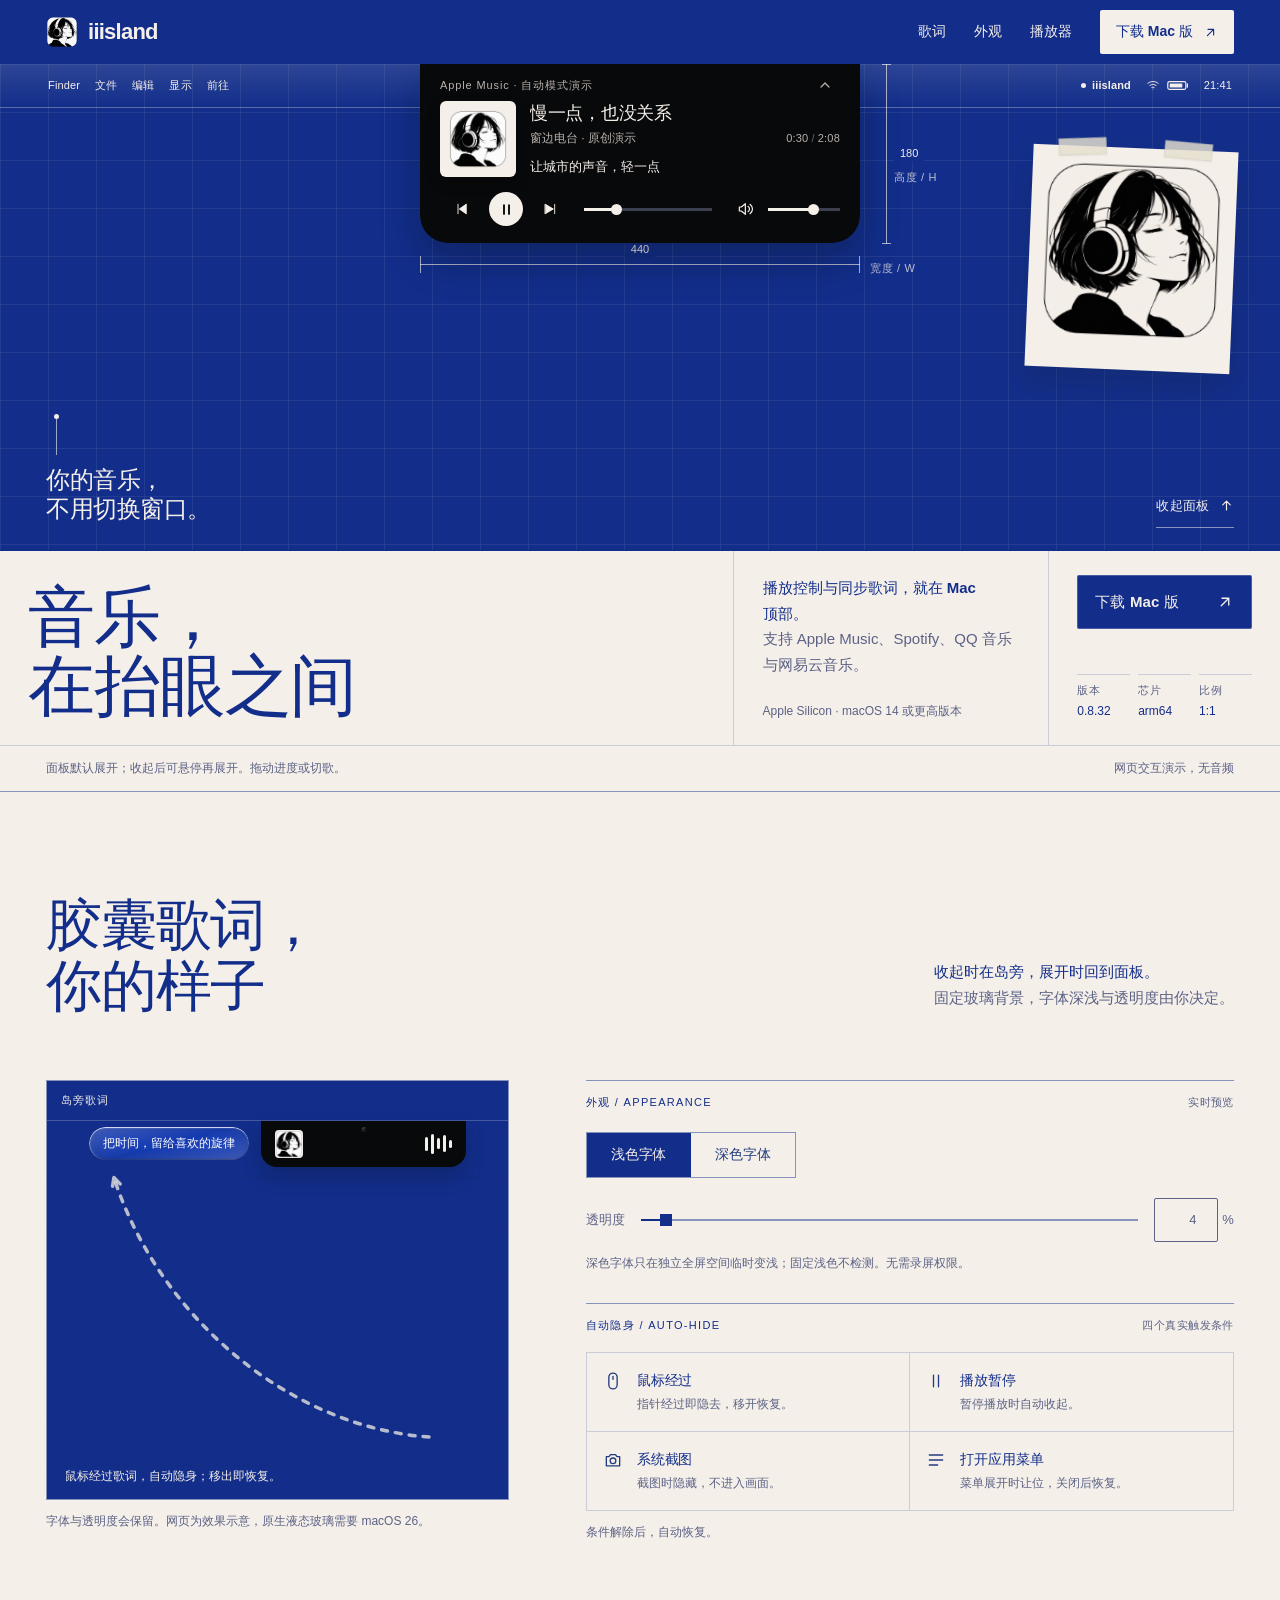
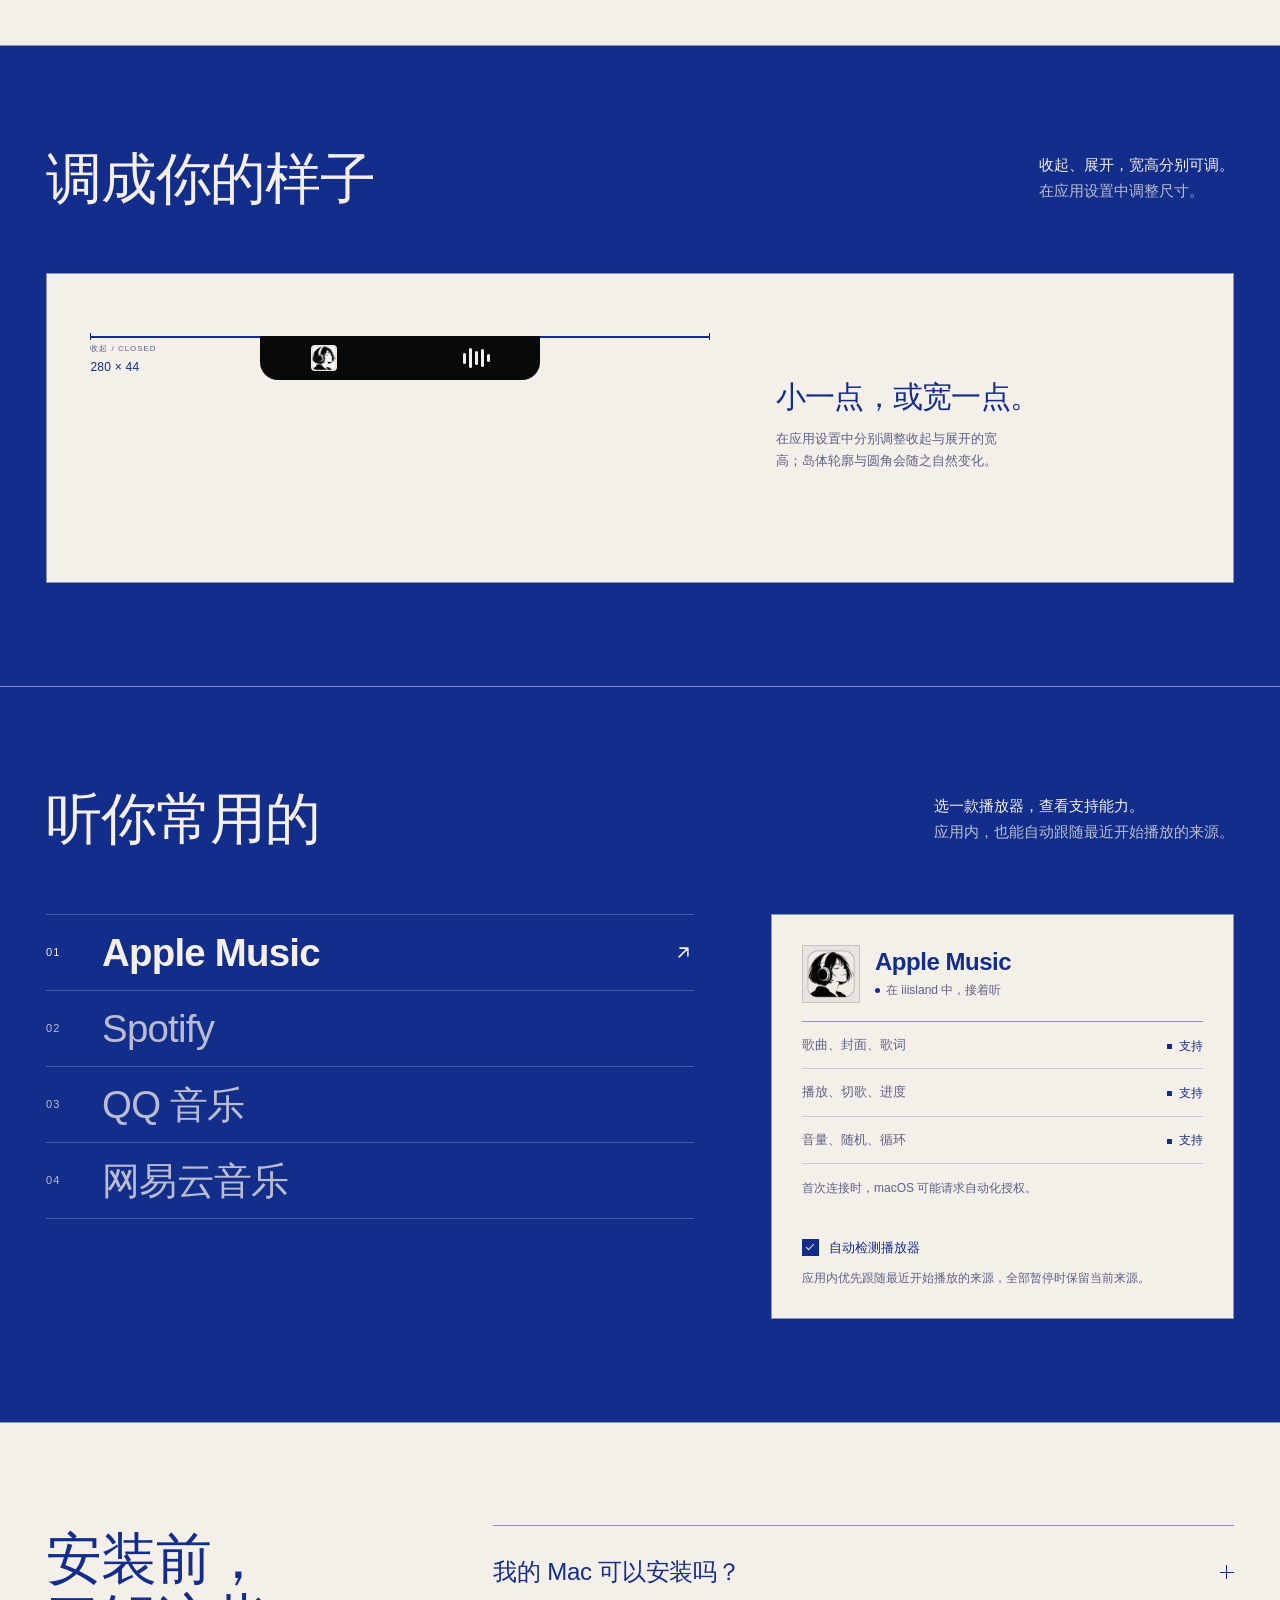
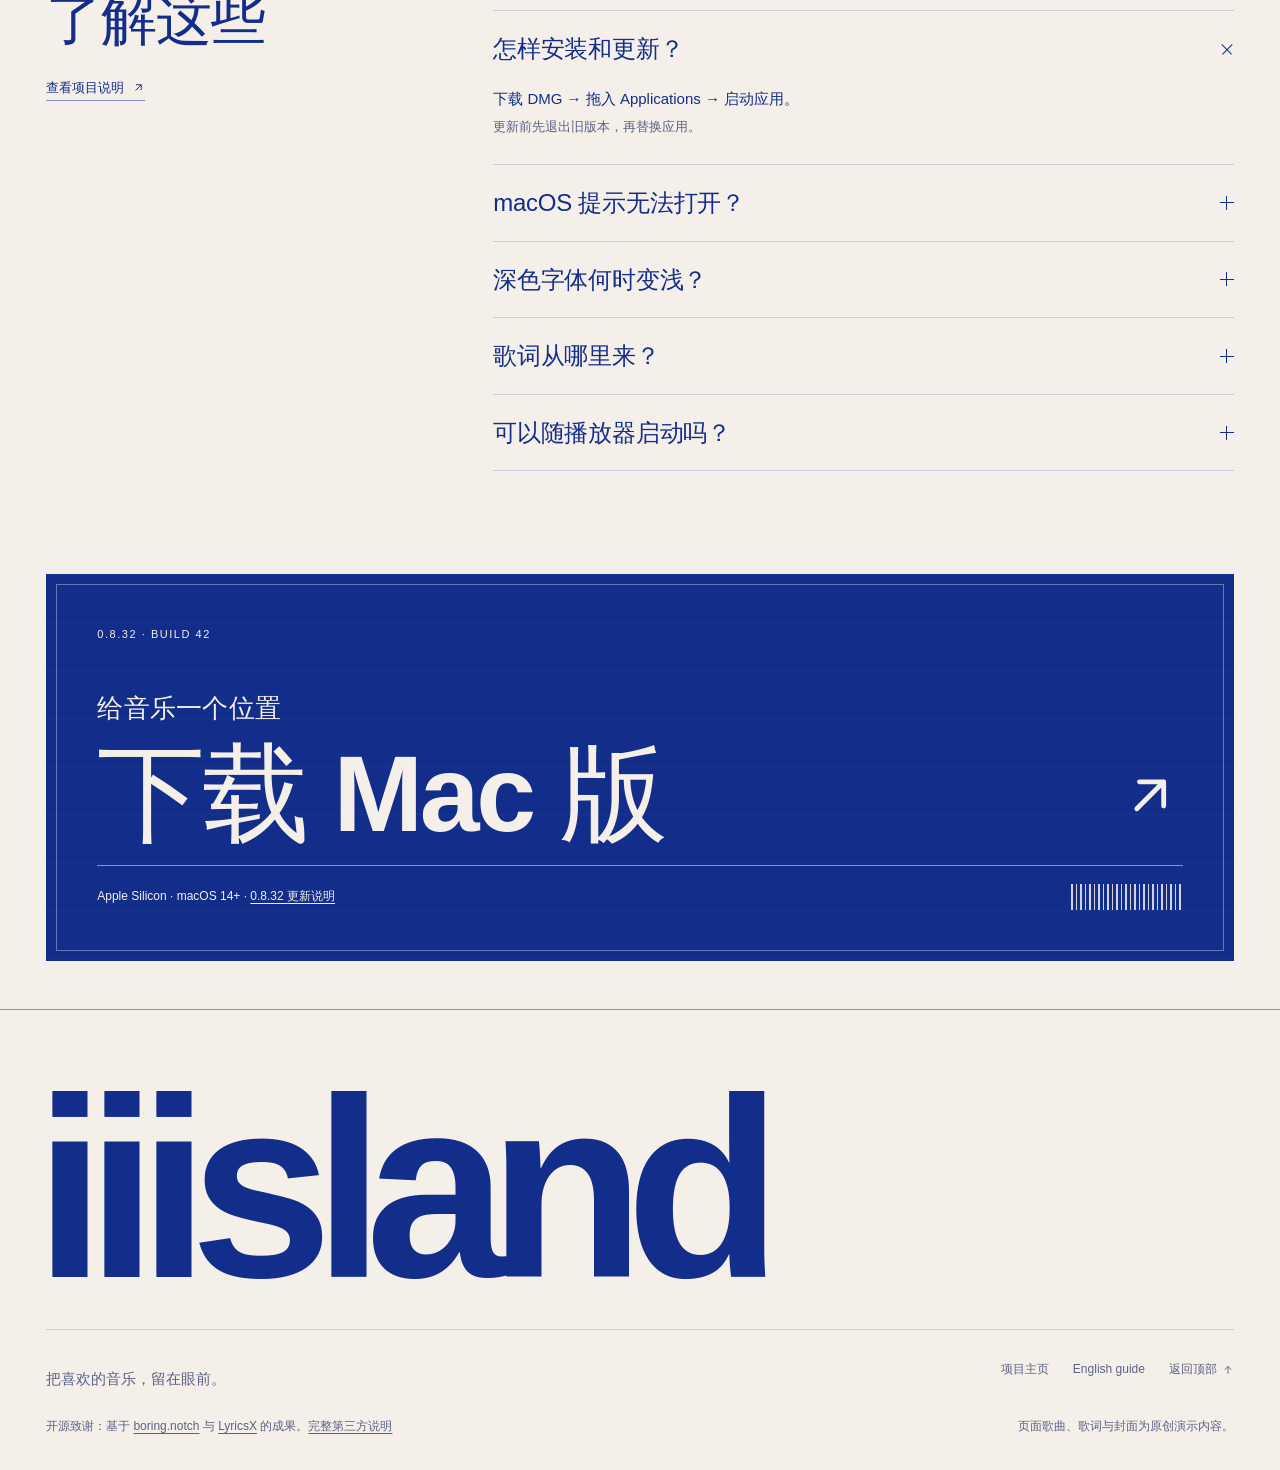
<file: website/index.html>
<!doctype html>
<html lang="zh-CN">
<head>
  <meta charset="UTF-8">
  <meta name="viewport" content="width=device-width, initial-scale=1, viewport-fit=cover">
  <meta name="description" content="iiisland，将播放控制与同步歌词带到 Mac 屏幕顶部。支持 Apple Music、Spotify、QQ 音乐与网易云音乐。在线试用灵动岛交互，调整你的音乐空间。">
  <meta name="theme-color" content="#efede5">
  <meta name="theme-color" media="(max-width: 760px)" content="#000000">
  <title>iiisland — 音乐，在抬眼之间</title>
  <link rel="canonical" href="https://iiisland.pages.dev/">
  <link rel="icon" href="assets/app-icon.png">
  <link rel="preload" as="image" href="assets/app-icon.png">
  <link rel="stylesheet" href="style.css">
  <link rel="stylesheet" href="mobile.css" media="(max-width: 760px)">
</head>
<body>
  <svg class="symbol-library" aria-hidden="true" xmlns="http://www.w3.org/2000/svg"><defs>
    <symbol id="icon-prev" viewBox="0 0 24 24"><path d="M6 5v14M18 5 8 12l10 7Z"/></symbol>
    <symbol id="icon-next" viewBox="0 0 24 24"><path d="M19 5v14M5 5l12 7-12 7Z"/></symbol>
    <symbol id="icon-volume" viewBox="0 0 24 24"><path d="m11 4-6 5H2v6h3l6 5ZM15 8c3 2 3 6 0 8M18 5c5 4 5 10 0 14"/></symbol>
    <symbol id="icon-chevron" viewBox="0 0 24 24"><path d="m6 15 6-6 6 6"/></symbol>
    <symbol id="icon-arrow-up-right" viewBox="0 0 24 24"><path d="M7 17 17 7M8 7h9v9"/></symbol>
    <symbol id="icon-arrow-down" viewBox="0 0 24 24"><path d="M12 5v14M6 13l6 6 6-6"/></symbol>
    <symbol id="icon-arrow-up" viewBox="0 0 24 24"><path d="M12 19V5M6 11l6-6 6 6"/></symbol>
    <symbol id="icon-wifi" viewBox="0 0 24 24"><path d="M3 9a14 14 0 0 1 18 0M6.5 12.5a9 9 0 0 1 11 0M10 16a4 4 0 0 1 4 0M12 19h.01"/></symbol>
    <symbol id="icon-battery" viewBox="0 0 28 14"><rect x="1" y="2" width="23" height="10" rx="2"/><path d="M26 5v4"/><path class="solid" d="M3.5 4.5h16v5h-16z"/></symbol>
    <symbol id="icon-check" viewBox="0 0 24 24"><path d="m5 12 4.5 4.5L19 7"/></symbol>
  </defs></svg>

  <a class="skip-link" href="#main">跳到主要内容</a>

  <header class="site-head">
    <a class="brand" href="#top" aria-label="iiisland 首页"><img src="assets/app-icon.png" width="34" height="34" alt="">iiisland</a>
    <nav aria-label="主导航">
      <a href="#experience">歌词</a>
      <a href="#customize">外观</a>
      <a href="#players">播放器</a>
      <a href="#install" class="head-download">下载 Mac 版 <svg aria-hidden="true"><use href="#icon-arrow-up-right"/></svg></a>
    </nav>
  </header>

  <main id="main">
    <section class="hero" id="top" aria-labelledby="hero-title">
      <div class="hero-title">
        <div class="tb tb-title">
          <h1 id="hero-title">音乐，<br>在抬眼之间</h1>
        </div>
        <div class="tb tb-note">
          <p><strong>播放控制与同步歌词，就在 Mac 顶部。</strong><br><span class="tb-support">支持 Apple Music、Spotify、QQ 音乐与网易云音乐。</span></p>
          <p class="small">Apple Silicon · macOS 14 或更高版本</p>
        </div>
        <div class="tb tb-action">
          <a class="button stamp" href="https://github.com/zplzmzmpl/iiisland-pub/releases/latest">下载 Mac 版 <svg aria-hidden="true"><use href="#icon-arrow-up-right"/></svg></a>
          <dl class="tb-specs">
            <div><dt>版本</dt><dd data-release="version">0.8.32</dd></div>
            <div><dt>芯片</dt><dd>arm64</dd></div>
            <div><dt>比例</dt><dd>1:1</dd></div>
          </dl>
        </div>
      </div>

      <div class="mac-stage" hidden aria-hidden="true">
        <div class="mb-lid">
          <div class="mb-display">
            <div class="mb-wall"></div>
            <div class="mb-menubar">
              <span class="mb-menus"><i></i><i></i><i></i><i></i></span>
              <span class="mb-status"><i class="mb-wifi"></i><i class="mb-batt"></i><i class="mb-clock"></i></span>
            </div>
            <div class="mb-island">
              <span class="mb-cam"></span>
              <div class="mb-closed">
                <span class="mb-art"><i class="mb-art-b"></i></span>
                <span class="mb-eq"><i></i><i></i><i></i><i></i></span>
              </div>
              <div class="mb-open">
                <div class="mb-oline">
                  <span class="mb-art"><i class="mb-art-b"></i></span>
                  <span class="mb-otext"><i class="mb-t1"></i><i class="mb-t2"></i></span>
                </div>
                <div class="mb-octrl">
                  <i class="mb-c"></i><i class="mb-c mb-play"></i><i class="mb-c"></i>
                  <span class="mb-oseek"><i class="mb-ofill"></i></span>
                </div>
              </div>
            </div>
            <div class="mb-capsule"><i></i></div>
            <div class="mb-dock"><i></i><i></i><i></i><i></i><i></i><i></i><i></i></div>
          </div>
        </div>
        <div class="mb-base"></div>
      </div>
      <p class="mac-caption" hidden>演示动画，非真实录屏 · 曲目与歌词为原创演示内容</p>

      <div class="elevation" id="demo" data-ui data-preview="hero" role="group" aria-label="可交互的 Mac 顶部音乐面板">
        <div class="screen">
          <div class="island-rail">
            <div class="capsule" data-bind="capsule">把时间，留给喜欢的旋律</div>
            <div class="music-island is-open" data-demo="hero" role="group" aria-label="音乐播放演示">
              <button class="closed-trigger" data-action="open" aria-label="展开播放面板" aria-expanded="true" aria-controls="island-panel"><span class="cover mini-cover" data-cover="window" aria-hidden="true"><img src="assets/app-icon.png" alt="" width="1024" height="1024"></span><span class="closed-title" data-bind="title">慢一点，也没关系</span><span class="equalizer" aria-hidden="true"><i></i><i></i><i></i><i></i><i></i></span></button>
              <div class="island-content" id="island-panel">
                <div class="island-header"><span data-bind="source">Apple Music · 演示</span><button class="icon-button collapse-button" data-action="close" title="收起播放面板" aria-label="收起播放面板"><svg><use href="#icon-chevron"/></svg></button></div>
                <div class="now-playing">
                  <div class="cover full-cover" data-cover="window" aria-hidden="true"><img src="assets/app-icon.png" alt="" width="1024" height="1024"></div>
                  <div class="track-info"><p class="track-title" data-bind="title">慢一点，也没关系</p><p class="track-artist"><span class="track-artist-name">窗边电台 · 原创演示</span><span class="track-time"><span data-bind="elapsed">0:28</span><span class="track-time-sep" aria-hidden="true">/</span><span data-bind="duration">2:08</span></span></p><p class="island-lyric" data-bind="lyric">把时间，留给喜欢的旋律</p></div>
                </div>
                <div class="transport">
                  <div class="play-buttons"><button class="icon-button" data-action="previous" title="上一首演示曲目" aria-label="上一首演示曲目"><svg><use href="#icon-prev"/></svg></button><button class="icon-button play-button" data-action="play" title="暂停演示" aria-label="暂停演示" aria-pressed="true"><svg viewBox="0 0 24 24"><path class="play-shape" d="M8 5v14M16 5v14"/></svg></button><button class="icon-button" data-action="next" title="下一首演示曲目" aria-label="下一首演示曲目"><svg><use href="#icon-next"/></svg></button></div>
                  <label class="seek-label"><span class="sr-only">播放进度</span><input type="range" class="seek" data-action="seek" min="0" max="128" value="28" aria-label="播放进度"></label>
                  <div class="volume-control"><button class="icon-button" data-action="mute" title="静音演示" aria-label="静音演示" aria-pressed="false"><svg><use href="#icon-volume"/></svg></button><input type="range" class="volume" data-action="volume" min="0" max="100" value="65" aria-label="演示音量"></div>
                </div>
              </div>
            </div>
            <span class="rail-spacer" aria-hidden="true"></span>
          </div>
          <div class="menu-bar" aria-hidden="true">
            <div class="menu-left"><span>Finder</span><span>文件</span><span>编辑</span><span>显示</span><span>前往</span></div>
            <div class="menu-right"><span class="menu-app"><i></i>iiisland</span><span class="menu-status"><svg><use href="#icon-wifi"/></svg><svg class="battery"><use href="#icon-battery"/></svg></span><span>21:41</span></div>
          </div>
          <div class="dim dim-w" aria-hidden="true"><span class="dim-line"></span><span class="dim-value"><span class="v-closed">280</span><span class="v-open">440</span></span><span class="dim-note">宽度 / W</span></div>
          <div class="dim dim-h" aria-hidden="true"><span class="dim-line"></span><span class="dim-value"><span class="v-closed">44</span><span class="v-open">180</span></span><span class="dim-note">高度 / H</span></div>
          <figure class="ref-plate">
            <img src="assets/app-icon.png" width="1024" height="1024" alt="iiisland 应用图标：闭眼听歌、戴耳机的黑白墨线插画">
          </figure>
          <div class="desktop-note"><p>你的音乐，<br>不用切换窗口。</p><span class="leader" aria-hidden="true"></span></div>
          <div class="stage-bottom"><button class="text-button" id="expand" data-action="toggle" aria-expanded="true" aria-controls="island-panel"><span class="label">收起面板</span><svg class="arrow" aria-hidden="true"><use href="#icon-arrow-down"/></svg></button></div>
        </div>
      </div>

      <div class="hero-foot">
        <p class="demo-caption"><span><span class="hover-hint">面板默认展开；收起后可悬停再展开。拖动进度或切歌。</span><span class="touch-hint">轻触岛体展开；右上角收起。可拖动进度或切歌。</span></span><span>网页交互演示，无音频</span></p>
      </div>
      <noscript><p class="no-script">启用 JavaScript 可体验播放与外观演示。下方功能说明、安装要求和下载链接可直接阅读。</p></noscript>
    </section>

    <section id="experience" class="section lyrics" aria-labelledby="lyrics-title">
      <div class="section-head">
        <h2 id="lyrics-title">胶囊歌词，<br>你的样子</h2>
        <p><strong>收起时在岛旁，展开时回到面板。</strong><br>固定玻璃背景，字体深浅与透明度由你决定。</p>
      </div>
      <div class="capsule-grid" data-ui data-cap-demo>
        <div class="capsule-plate">
          <div class="compact-scene capsule-scene" aria-hidden="true">
            <div class="scene-top"><span>岛旁歌词</span></div>
            <div class="compact-rail">
              <span class="cap-hit">
                <span class="cap-live" data-cap-live data-font="light">把时间，留给喜欢的旋律</span>
                <span class="cap-guide-trail" aria-hidden="true"><svg viewBox="0 0 360 330" width="360" height="330"><defs><marker id="cap-arrow" viewBox="0 0 14 14" refX="11" refY="7" markerWidth="14" markerHeight="14" markerUnits="userSpaceOnUse" orient="auto"><path class="cap-guide-head" d="M3 3 L11 7 L3 11"/></marker></defs><path class="cap-guide-line" d="M340 310C200 300 70 190 24.9 50.5" marker-end="url(#cap-arrow)"/></svg></span>
              </span>
              <span class="compact-island">
                <span class="compact-cam" aria-hidden="true"></span>
                <span class="cover mini-cover" data-cover="window"><img src="assets/app-icon.png" alt="" width="1024" height="1024"></span>
                <span class="equalizer" aria-hidden="true"><i></i><i></i><i></i><i></i><i></i></span>
              </span>
            </div>
            <p class="compact-message">鼠标经过歌词，自动隐身；移出即恢复。</p>
          </div>
          <p class="capsule-caption">字体与透明度会保留。网页为效果示意，原生液态玻璃需要 macOS 26。</p>
        </div>
        <div class="capsule-panel">
          <div class="cap-controls">
            <div class="cap-control-head"><span>外观 / APPEARANCE</span><span>实时预览</span></div>
            <div class="cap-seg" role="group" aria-label="胶囊字体颜色">
              <button type="button" class="cap-seg-btn is-on" data-cap-font="light" aria-pressed="true">浅色字体</button>
              <button type="button" class="cap-seg-btn" data-cap-font="dark" aria-pressed="false">深色字体</button>
            </div>
            <div class="cap-slider">
              <label for="cap-alpha">透明度</label>
              <input id="cap-alpha" class="cap-alpha" data-cap-transparency type="range" min="0" max="100" step="0.1" value="4" aria-label="胶囊背景透明度，0% 保留完整玻璃，100% 隐去背景">
              <span class="cap-value"><input data-cap-input type="number" min="0" max="100" step="0.1" value="4" inputmode="decimal" aria-label="输入胶囊透明度，百分比"><span>%</span></span>
            </div>
            <p class="cap-note" data-cap-note>深色字体只在独立全屏空间临时变浅；固定浅色不检测。无需录屏权限。</p>
          </div>
          <div class="cap-hide">
            <div class="cap-hide-head"><span>自动隐身 / AUTO-HIDE</span><span>四个真实触发条件</span></div>
            <ul class="cap-hide-list">
              <li><svg viewBox="0 0 24 24" aria-hidden="true"><rect x="7" y="2.5" width="10" height="19" rx="5"/><path d="M12 6.5V10"/></svg><span class="cap-hide-copy"><strong>鼠标经过</strong><span>指针经过即隐去，移开恢复。</span></span></li>
              <li><svg viewBox="0 0 24 24" aria-hidden="true"><path d="M9 5v14M15 5v14"/></svg><span class="cap-hide-copy"><strong>播放暂停</strong><span>暂停播放时自动收起。</span></span></li>
              <li><svg viewBox="0 0 24 24" aria-hidden="true"><path d="M4 8h3.2L9 5.5h6L16.8 8H20v11H4z"/><circle cx="12" cy="13" r="3.4"/></svg><span class="cap-hide-copy"><strong>系统截图</strong><span>截图时隐藏，不进入画面。</span></span></li>
              <li><svg viewBox="0 0 24 24" aria-hidden="true"><path d="M4 6h16M4 12h16M4 18h10"/></svg><span class="cap-hide-copy"><strong>打开应用菜单</strong><span>菜单展开时让位，关闭后恢复。</span></span></li>
            </ul>
            <p class="cap-hide-note">条件解除后，自动恢复。</p>
          </div>
        </div>
      </div>
    </section>

    <section class="section m-capsule-sec" hidden aria-labelledby="m-capsule-title">
      <div class="section-head">
        <h2 id="m-capsule-title">胶囊歌词，<br>你的样子</h2>
        <p>玻璃背景，浅色或深色字体由你选。</p>
      </div>
      <div class="m-cap-demo" data-cap-demo data-ui>
        <div class="m-cap-stage" aria-hidden="true">
          <span class="m-cap-island"><i class="m-ci-art"></i><i class="m-ci-eq"><u></u><u></u><u></u><u></u></i></span>
          <span class="m-cap-anchor">
            <span class="m-cap-live" id="m-cap-live" data-cap-live data-font="dark">晚风慢慢吹</span>
            <span class="m-cap-pointer"><svg viewBox="0 0 24 24"><path d="M3.5 2.5 19 11.5l-6.7 1.7-3.2 7Z"/></svg></span>
          </span>
        </div>
        <div class="m-cap-controls">
          <div class="m-seg" role="group" aria-label="胶囊字体颜色">
            <button type="button" class="m-seg-btn" data-cap-font="light" aria-pressed="false">浅色字体</button>
            <button type="button" class="m-seg-btn is-on" data-cap-font="dark" aria-pressed="true">深色字体</button>
          </div>
          <p class="m-cap-note" data-cap-note>深色字体只在独立全屏空间临时变浅；固定浅色不检测。无需录屏权限。</p>
        </div>
      </div>
      <div class="m-hide-block">
        <p class="m-hide-title">需要时，自动隐身</p>
        <ul class="m-hide-list">
          <li><svg viewBox="0 0 24 24" aria-hidden="true"><rect x="7" y="2.5" width="10" height="19" rx="5"/><path d="M12 6.5V10"/></svg><span>鼠标经过</span></li>
          <li><svg viewBox="0 0 24 24" aria-hidden="true"><path d="M9 5v14M15 5v14"/></svg><span>播放暂停</span></li>
          <li><svg viewBox="0 0 24 24" aria-hidden="true"><path d="M4 8h3.2L9 5.5h6L16.8 8H20v11H4z"/><circle cx="12" cy="13" r="3.4"/></svg><span>系统截图</span></li>
          <li><svg viewBox="0 0 24 24" aria-hidden="true"><path d="M4 6h16M4 12h16M4 18h10"/></svg><span>打开应用菜单</span></li>
        </ul>
        <p class="m-hide-note">条件解除后，自动恢复。</p>
      </div>
    </section>

    <section class="section m-appear-sec" hidden aria-labelledby="m-appear-title">
      <div class="section-head">
        <h2 id="m-appear-title">经典黑，<br>或液态玻璃</h2>
        <p><strong>两种外观，都从屏幕顶缘自然垂落。</strong><br>日间与夜间模式可手动切换并记忆。</p>
      </div>
      <div class="m-appear-grid" aria-hidden="true">
        <figure class="m-appear-tile">
          <div class="m-tile-wall">
            <span class="m-tile-island classic"><i class="m-ti-art"></i><i class="m-ti-eq"><u></u><u></u><u></u><u></u></i></span>
          </div>
          <figcaption>经典黑<span>融入屏幕顶部</span></figcaption>
        </figure>
        <figure class="m-appear-tile">
          <div class="m-tile-wall glassy">
            <span class="m-tile-island glass"><i class="m-ti-art"></i><i class="m-ti-eq"><u></u><u></u><u></u><u></u></i></span>
          </div>
          <figcaption>液态玻璃<span>需要 macOS 26</span></figcaption>
        </figure>
      </div>
      <ul class="m-feat-list dark">
        <li><strong>日间・夜间模式</strong><span>手动切换并记忆，也可跟随系统外观。</span></li>
        <li><strong>随播放器启动</strong><span>开启后，启动支持的播放器即打开 iiisland。</span></li>
      </ul>
    </section>

    <section id="customize" class="section customize" aria-labelledby="customize-title">
      <div class="section-head">
        <h2 id="customize-title">调成你的样子</h2>
        <p><strong>收起、展开，宽高分别可调。</strong><br>在应用设置中调整尺寸。</p>
      </div>
      <figure class="size-showcase" aria-labelledby="size-caption">
        <div class="size-visual" data-ui aria-hidden="true">
          <div class="size-edge"></div>
          <div class="size-silhouette">
            <div class="size-shape">
              <div class="size-compact"><span class="cover mini-cover"><img src="assets/app-icon.png" alt="" width="1024" height="1024"></span><span class="size-wave"><i></i><i></i><i></i><i></i><i></i></span></div>
              <div class="size-expanded"><div class="size-artwork"><img src="assets/app-icon.png" alt="" width="1024" height="1024"></div><div class="size-song"><p>慢一点，也没关系</p><span>窗边电台</span></div><p class="size-lyric">把时间，留给喜欢的旋律</p></div>
            </div>
          </div>
          <span class="size-dim size-dim-a"><span>收起 / CLOSED</span><b>280 × 44</b></span>
          <span class="size-dim size-dim-b"><span>展开 / OPEN</span><b>440 × 180</b></span>
        </div>
        <figcaption id="size-caption"><p>小一点，或宽一点。</p><span>在应用设置中分别调整收起与展开的宽高；岛体轮廓与圆角会随之自然变化。</span></figcaption>
      </figure>
    </section>

    <section id="players" class="section players" aria-labelledby="players-title">
      <div class="section-head">
        <h2 id="players-title">听你常用的</h2>
        <p><strong>选一款播放器，查看支持能力。</strong><br>应用内，也能自动跟随最近开始播放的来源。</p>
      </div>
      <div class="players-grid">
        <div class="player-picker" role="group" aria-label="选择演示播放器">
          <button type="button" data-player="apple" aria-pressed="true"><span class="p-no" aria-hidden="true">01</span><span class="p-name">Apple Music</span><svg class="p-arrow" aria-hidden="true"><use href="#icon-arrow-up-right"/></svg></button>
          <button type="button" data-player="spotify" aria-pressed="false"><span class="p-no" aria-hidden="true">02</span><span class="p-name">Spotify</span><svg class="p-arrow" aria-hidden="true"><use href="#icon-arrow-up-right"/></svg></button>
          <button type="button" data-player="qq" aria-pressed="false"><span class="p-no" aria-hidden="true">03</span><span class="p-name">QQ 音乐</span><svg class="p-arrow" aria-hidden="true"><use href="#icon-arrow-up-right"/></svg></button>
          <button type="button" data-player="netease" aria-pressed="false"><span class="p-no" aria-hidden="true">04</span><span class="p-name">网易云音乐</span><svg class="p-arrow" aria-hidden="true"><use href="#icon-arrow-up-right"/></svg></button>
        </div>
        <div class="player-detail" data-ui role="group" aria-label="播放器能力说明">
          <div class="source-summary"><img src="assets/app-icon.png" width="1024" height="1024" alt=""><div><p id="selected-player">Apple Music</p><p><span class="live-dot" aria-hidden="true"></span>在 iiisland 中，接着听</p></div></div>
          <dl class="capability-list">
            <div><dt>歌曲、封面、歌词</dt><dd data-state="yes">支持</dd></div>
            <div><dt>播放、切歌、进度</dt><dd id="playback-capability" data-state="yes">支持</dd></div>
            <div><dt>音量、随机、循环</dt><dd id="extra-capability" data-state="yes">支持</dd></div>
          </dl>
          <p id="player-note" class="player-note">首次连接时，macOS 可能请求自动化授权。</p>
          <label class="auto-detect"><input type="checkbox" id="auto-detect" checked><span>自动检测播放器</span></label>
          <p class="small" id="detection-note">应用内优先跟随最近开始播放的来源，全部暂停时保留当前来源。</p>
        </div>
      </div>
    </section>

    <section id="questions" class="section questions" aria-labelledby="questions-title">
      <div class="faq-grid">
        <div class="faq-heading">
          <h2 id="questions-title">安装前，<br>了解这些</h2>
          <a href="https://github.com/zplzmzmpl/iiisland-pub">查看项目说明 <svg aria-hidden="true"><use href="#icon-arrow-up-right"/></svg></a>
          </div>
        <div class="faq-list">
          <details><summary><span class="faq-q">我的 Mac 可以安装吗？</span></summary><div class="faq-answer"><p><strong>Apple Silicon（M 系列）· macOS 14 或更高版本。</strong><span class="answer-note">暂不提供 Intel 安装包。</span></p></div></details>
          <details open><summary><span class="faq-q">怎样安装和更新？</span></summary><div class="faq-answer"><p><strong>下载 DMG → 拖入 Applications → 启动应用。</strong><span class="answer-note">更新前先退出旧版本，再替换应用。</span></p></div></details>
          <details><summary><span class="faq-q">macOS 提示无法打开？</span></summary><div class="faq-answer"><p><strong>安装包未经 Apple 公证，首次打开可能被系统阻止。</strong><span class="answer-note">当前使用 ad-hoc 本地签名；发布页提供 SHA-256 文件，可校验下载内容。</span></p></div></details>
          <details><summary><span class="faq-q">深色字体何时变浅？</span></summary><div class="faq-answer"><p><strong>仅在当前显示器进入独立全屏空间时临时变浅，退出后恢复。</strong><span class="answer-note">普通桌面内铺满窗口或增加普通桌面不触发；单独选择浅色字体时始终为浅色，无需录屏权限。</span></p></div></details>
          <details><summary><span class="faq-q">歌词从哪里来？</span></summary><div class="faq-answer"><p><strong>在线歌词服务、内嵌歌词与本地缓存。</strong><span class="answer-note">歌词可用性与同步准确度取决于歌曲和来源。</span></p></div></details>
          <details><summary><span class="faq-q">可以随播放器启动吗？</span></summary><div class="faq-answer"><p><strong>可以，在播放器设置中开启“随播放器启动”。</strong><span class="answer-note">自动模式响应四款播放器；手动模式只响应选定来源。</span></p></div></details>
        </div>
      </div>
    </section>

    <section class="download" id="install" aria-labelledby="install-title">
      <div class="issue-top"><span data-release="build">0.8.32 · build 42</span></div>
      <h2 id="install-title">给音乐一个位置</h2>
      <a id="download" href="https://github.com/zplzmzmpl/iiisland-pub/releases/latest" class="big-download">下载 Mac 版 <svg aria-hidden="true"><use href="#icon-arrow-up-right"/></svg></a>
      <div class="issue-bottom"><p>Apple Silicon · macOS 14+ · <a data-release="notes" href="https://github.com/zplzmzmpl/iiisland-pub/releases/tag/v0.8.32">0.8.32 更新说明</a></p><span class="barcode" aria-hidden="true"></span></div>
    </section>
  </main>

  <footer>
    <div class="footer-mark" aria-hidden="true">iiisland</div>
    <div class="footer-row"><p>把喜欢的音乐，留在眼前。</p><div><a href="https://github.com/zplzmzmpl/iiisland-pub">项目主页</a><a href="https://github.com/zplzmzmpl/iiisland-pub/blob/main/README.en.md">English guide</a><a href="#top">返回顶部 <svg aria-hidden="true"><use href="#icon-arrow-up"/></svg></a></div></div>
    <div class="credits"><p>开源致谢：基于 <a href="https://github.com/TheBoredTeam/boring.notch">boring.notch</a> 与 <a href="https://github.com/MxIris-LyricsX-Project/LyricsX">LyricsX</a> 的成果。<a href="https://github.com/zplzmzmpl/iiisland-pub/blob/main/NOTICE.md">完整第三方说明</a></p><p>页面歌曲、歌词与封面为原创演示内容。</p></div>
  </footer>
  <p class="sr-only" id="demo-announcement" role="status" aria-live="polite"></p>
  <script src="script.js"></script>
</body>
</html>
</file>
<file: website/style.css>
/* ==========================================================================
   iiisland — 屏幕剖面图 / The Measured Elevation
   A drawing sheet for the Mac's top edge. Static HTML/CSS/JS, system fonts.
   ========================================================================== */

:root {
  --paper: #efede5;
  --paper-deep: #e4e0d4;
  --ink: #191a19;
  --ink-soft: #3f443e;
  --muted: #5c605a;
  --accent: #2253dc;
  --accent-ink: #1b3a9e;
  --accent-pale: #dfe5f8;
  --sage: #c7cfc0;
  --sage-deep: #b4bda9;
  --pale: #d7dfe6;
  --pale-deep: #c4ced7;
  --island: #08090a;
  --island-ink: #f2f2ec;
  --island-muted: #b3b8b1;
  --island-rail: #3a3e39;
  --line: rgba(25, 26, 25, 0.16);
  --line-strong: rgba(25, 26, 25, 0.46);
  --line-blue: rgba(34, 83, 220, 0.5);
  --white-line: rgba(255, 255, 255, 0.34);
  --gutter: clamp(20px, 3.6vw, 56px);
  --body: 17px;
  --small: 13px;
  --micro: 11px;
  --h1: clamp(44px, 5.2vw, 76px);
  --display: clamp(38px, 4.4vw, 64px);
  --ease: cubic-bezier(0.2, 0.8, 0.2, 1);
  /* The island's own motion: a soft wind-up, one long glide, and a settle you notice
     more than you see. Nothing else on the sheet moves this way. */
  --spring-island: cubic-bezier(0.4, 0.44, 0.2, 1.16);
  --spring-content: cubic-bezier(0.3, 1.08, 0.38, 1);
  --ease-island-close: cubic-bezier(0.4, 0.3, 0.24, 1);
  --island-open-ms: 660ms;
  --island-close-ms: 480ms;
  --radius-island: 18px;
  font-family: -apple-system, BlinkMacSystemFont, "SF Pro Text", "PingFang SC",
    "Hiragino Sans GB", "Microsoft YaHei", "Helvetica Neue", sans-serif;
  color: var(--ink);
  background: var(--paper);
  color-scheme: light;
  font-synthesis: none;
}

*,
*::before,
*::after {
  box-sizing: border-box;
}

html {
  scroll-behavior: smooth;
  scroll-padding-top: 24px;
  background: var(--paper);
  scrollbar-color: var(--ink-soft) var(--paper);
  scrollbar-width: thin;
}

html::-webkit-scrollbar {
  width: 10px;
}

html::-webkit-scrollbar-track {
  background: var(--paper);
}

html::-webkit-scrollbar-thumb {
  background: var(--ink-soft);
  border: 3px solid var(--paper);
}

body {
  max-width: 1800px;
  margin: 0 auto;
  background: var(--paper);
  color: var(--ink);
  font-size: var(--body);
  line-height: 1.65;
  overflow-x: clip;
  -webkit-font-smoothing: antialiased;
  text-rendering: optimizeLegibility;
}

::selection {
  background: var(--accent);
  color: #fff;
}

img {
  display: block;
  max-width: 100%;
}

svg {
  display: block;
  width: 20px;
  height: 20px;
  fill: none;
  stroke: currentColor;
  stroke-width: 1.8;
  stroke-linecap: round;
  stroke-linejoin: round;
}

svg .solid {
  fill: currentColor;
  stroke: none;
}

p {
  margin: 0;
  text-wrap: pretty;
}

h1,
h2,
h3 {
  margin: 0;
  font-weight: 600;
  text-wrap: balance;
}

button,
input,
select {
  font: inherit;
}

button {
  cursor: pointer;
  border: 0;
  background: none;
  color: inherit;
}

button:disabled {
  cursor: not-allowed;
  opacity: 0.42;
}

a {
  color: inherit;
  text-decoration: none;
}

a:hover {
  text-decoration: underline;
  text-underline-offset: 4px;
  text-decoration-thickness: 1px;
}

p a,
.credits a {
  text-decoration: underline;
  text-decoration-thickness: 1px;
  text-underline-offset: 3px;
}

p a:hover,
.credits a:hover {
  color: var(--accent-ink);
}

button,
a,
input {
  -webkit-tap-highlight-color: transparent;
  touch-action: manipulation;
}

:focus-visible {
  outline: 2px solid var(--accent);
  outline-offset: 3px;
}

.music-island :focus-visible {
  outline-color: var(--island-ink);
}

.download :focus-visible {
  outline-color: #fff;
  outline-offset: 4px;
}

.sr-only {
  position: absolute;
  width: 1px;
  height: 1px;
  padding: 0;
  margin: -1px;
  overflow: hidden;
  clip-path: inset(50%);
  white-space: nowrap;
  border: 0;
}

.symbol-library {
  position: absolute;
  width: 0;
  height: 0;
  overflow: hidden;
}

.skip-link {
  position: absolute;
  top: -100px;
  left: 16px;
  z-index: 100;
  padding: 12px 18px;
  background: var(--ink);
  color: var(--paper);
  font-size: 13px;
}

.skip-link:focus {
  top: 12px;
}

.small {
  font-size: var(--small);
  line-height: 1.65;
  color: var(--muted);
}

.no-script {
  padding: 16px var(--gutter);
  border-top: 1px solid var(--line);
  font-size: 13px;
  color: var(--muted);
}

/* --------------------------------------------------------------------------
   Header
   -------------------------------------------------------------------------- */

.site-head {
  position: relative;
  z-index: 30;
  display: flex;
  align-items: center;
  justify-content: space-between;
  gap: 24px;
  height: 64px;
  padding: 0 var(--gutter);
  border-bottom: 1px solid var(--line);
  background: var(--paper);
}

.brand {
  display: flex;
  align-items: center;
  gap: 10px;
  font-size: 22px;
  font-weight: 600;
  line-height: 1;
  letter-spacing: -0.035em;
}

.brand:hover {
  text-decoration: none;
}

.brand img {
  width: 32px;
  height: 32px;
  object-fit: contain;
  border-radius: 7px;
  filter: grayscale(1);
}

.head-meta {
  position: absolute;
  left: 50%;
  transform: translateX(-50%);
  font-size: var(--micro);
  letter-spacing: 0.14em;
  color: var(--muted);
  text-transform: uppercase;
  white-space: nowrap;
}

.site-head nav {
  display: flex;
  align-items: center;
  gap: 28px;
  font-size: 14px;
}

.site-head nav > a:not(.head-download) {
  display: inline-flex;
  align-items: center;
  min-height: 44px;
  padding: 10px 0;
  color: var(--ink-soft);
}

.site-head nav > a:not(.head-download):hover {
  color: var(--accent-ink);
  text-decoration: none;
}

.head-download {
  display: inline-flex;
  align-items: center;
  gap: 10px;
  min-height: 44px;
  padding: 0 16px;
  background: var(--accent);
  color: #fff;
  border-radius: 2px;
  font-size: 14px;
  font-weight: 600;
  transition: background 0.2s, transform 0.2s;
}

.head-download svg {
  width: 15px;
  height: 15px;
}

.head-download:hover {
  background: var(--ink);
  text-decoration: none;
  transform: translateY(-1px);
}

/* --------------------------------------------------------------------------
   Hero: elevation sheet + title block
   -------------------------------------------------------------------------- */

.hero {
  display: grid;
  grid-template-columns: minmax(0, 1fr);
  grid-template-areas:
    "elevation"
    "title"
    "foot";
  background: var(--paper);
}

.hero-title {
  grid-area: title;
  display: grid;
  grid-template-columns: minmax(0, 7fr) minmax(0, 3fr) minmax(0, 2.2fr);
  border-top: 1.5px solid var(--ink);
  background: var(--paper);
}

.tb {
  display: flex;
  flex-direction: column;
  justify-content: flex-end;
  gap: 14px;
  min-width: 0;
  padding: 24px clamp(20px, 2.2vw, 32px);
  border-right: 1px solid var(--line);
}

.tb:last-child {
  border-right: 0;
}

.tb-title h1 {
  font-size: var(--h1);
  line-height: 1.04;
  letter-spacing: -0.022em;
  font-weight: 600;
}

.tb-label {
  margin-top: auto;
  padding-top: 4px;
  font-size: var(--micro);
  letter-spacing: 0.12em;
  color: var(--muted);
  text-transform: uppercase;
  font-variant-numeric: tabular-nums;
}

.tb-note p {
  font-size: 15px;
  line-height: 1.7;
  color: var(--muted);
}

.tb-note strong {
  color: var(--ink);
  font-weight: 600;
}

.tb-note .small {
  margin-top: 10px;
  font-size: 12px;
}

.tb-action {
  justify-content: space-between;
  gap: 16px;
}

.button {
  display: inline-flex;
  align-items: center;
  justify-content: space-between;
  gap: 22px;
  min-height: 54px;
  padding: 0 18px;
  background: var(--accent);
  color: #fff;
  border-radius: 2px;
  font-size: 15px;
  font-weight: 600;
  letter-spacing: 0.01em;
  transition: background 0.2s, transform 0.2s;
}

.button svg {
  width: 18px;
  height: 18px;
  flex-shrink: 0;
  transition: transform 0.2s;
}

.button:hover {
  background: var(--ink);
  color: #fff;
  text-decoration: none;
  transform: translateY(-2px);
}

.button:hover svg {
  transform: translate(2px, -2px);
}

.button:active {
  transform: translateY(0);
}

.stamp {
  width: 100%;
  box-shadow: inset 0 0 0 1px rgba(255, 255, 255, 0.3);
}

.tb-specs {
  display: grid;
  grid-template-columns: repeat(3, minmax(0, 1fr));
  gap: 8px;
  margin: 0;
}

.tb-specs div {
  padding-top: 6px;
  border-top: 1px solid var(--line);
}

.tb-specs dt {
  font-size: 11px;
  letter-spacing: 0.1em;
  color: var(--muted);
  text-transform: uppercase;
}

.tb-specs dd {
  margin: 2px 0 0;
  font-size: 12px;
  font-variant-numeric: tabular-nums;
}

/* elevation drawing */

.elevation {
  position: relative;
  grid-area: elevation;
  background: var(--paper);
}

.screen {
  position: relative;
  height: clamp(380px, 54svh, 540px);
  overflow: clip;
  container-type: inline-size;
  isolation: isolate;
  background-color: var(--sage);
  background-image:
    linear-gradient(to right, rgba(25, 26, 25, 0.06) 1px, transparent 1px),
    linear-gradient(to bottom, rgba(25, 26, 25, 0.06) 1px, transparent 1px);
  background-size: 48px 48px;
  --island-w-closed: min(280px, 30cqw);
  --island-w-open: min(440px, calc(100cqw - 40px));
  --island-w: var(--island-w-closed);
  --island-h-closed: 44px;
  --island-h-open: 180px;
  --island-h: var(--island-h-closed);
}

.screen:has(.music-island.is-open) {
  --island-w: var(--island-w-open);
  --island-h: var(--island-h-open);
}

.island-rail {
  position: absolute;
  z-index: 4;
  top: -1.5px;
  left: var(--gutter);
  right: var(--gutter);
  display: grid;
  grid-template-columns: minmax(0, 1fr) auto minmax(0, 1fr);
  align-items: start;
  gap: 10px;
  pointer-events: none;
}

.capsule {
  grid-column: 1;
  justify-self: end;
  align-self: start;
  width: max-content;
  max-width: 100%;
  min-width: 0;
  margin-top: 6px;
  padding: 7px 13px;
  overflow: hidden;
  background: var(--island);
  color: var(--island-ink);
  border-radius: 999px;
  box-shadow: 0 8px 18px rgba(9, 10, 9, 0.18);
  font-size: 12px;
  line-height: 1.35;
  white-space: nowrap;
  text-overflow: ellipsis;
  pointer-events: none;
  transform-origin: 100% 50%;
  transition:
    opacity 0.3s var(--ease),
    transform 0.44s var(--spring-content);
}

/* The capsule keeps its width and is carried left by the rail as the island widens,
   so it never snaps; it only lets go and fades. */
.island-rail:has(.music-island.is-open) > .capsule {
  opacity: 0;
  transform: translateX(-10px) scale(0.97);
  transition:
    opacity 0.24s var(--ease),
    transform 0.36s var(--ease-island-close);
}

.rail-spacer {
  grid-column: 3;
}

/* the island */

.music-island {
  position: relative;
  grid-column: 2;
  width: var(--island-w);
  height: var(--island-h);
  overflow: hidden;
  isolation: isolate;
  background: var(--island);
  color: var(--island-ink);
  border-radius: 0 0 var(--radius-island) var(--radius-island);
  box-shadow:
    0 18px 38px rgba(9, 10, 9, 0.28),
    inset 0 1px 0 rgba(255, 255, 255, 0.1);
  pointer-events: auto;
  /* keep the morph a single-box change: descendants neither reflow the sheet nor repaint outside it */
  contain: layout paint;
  transition:
    width var(--island-close-ms) var(--ease-island-close),
    height var(--island-close-ms) var(--ease-island-close),
    border-radius var(--island-close-ms) var(--ease-island-close);
}

.music-island.is-open {
  border-radius: 0 0 28px 28px;
  transition:
    width var(--island-open-ms) var(--spring-island),
    height var(--island-open-ms) var(--spring-island),
    border-radius var(--island-open-ms) var(--spring-island);
}

.closed-trigger {
  position: absolute;
  inset: 0;
  display: flex;
  align-items: center;
  justify-content: space-between;
  gap: 12px;
  width: 100%;
  height: var(--island-h-closed);
  padding: 8px 13px;
  color: inherit;
  text-align: left;
  transform-origin: 50% 0;
  transition:
    opacity 0.32s var(--ease),
    transform 0.48s var(--spring-content),
    visibility 0s;
}

.music-island.is-open .closed-trigger {
  visibility: hidden;
  opacity: 0;
  transform: translateY(-5px) scale(0.97);
  pointer-events: none;
  transition:
    opacity 0.3s var(--ease),
    transform 0.34s var(--ease-island-close),
    visibility 0s 0.34s;
}

.closed-title {
  flex: 1;
  min-width: 0;
  overflow: hidden;
  font-size: 13px;
  letter-spacing: 0.01em;
  white-space: nowrap;
  text-overflow: ellipsis;
}

.cover {
  display: flex;
  flex-direction: column;
  justify-content: space-between;
  flex-shrink: 0;
  overflow: hidden;
  background: #e0e5cf;
  color: #293321;
  transition: background 0.3s, color 0.3s;
}

.cover img {
  width: 100%;
  height: 100%;
  object-fit: cover;
  border-radius: inherit;
}

.cover[data-cover="wind"] {
  background: #e5d2bf;
  color: #4d3529;
}

.cover[data-cover="night"] {
  background: #bacbd9;
  color: #1d3344;
}

.mini-cover {
  align-items: center;
  justify-content: center;
  width: 26px;
  height: 26px;
  border-radius: 4px;
  font-size: 13px;
  font-weight: 600;
}

.equalizer {
  display: flex;
  align-items: center;
  gap: 3px;
  height: 22px;
  flex-shrink: 0;
}

.equalizer i {
  width: 3px;
  height: 14px;
  background: currentColor;
  border-radius: 3px;
  animation: pulse 1s ease-in-out infinite alternate;
}

.equalizer i:nth-child(2) {
  height: 20px;
  animation-delay: -0.7s;
}

.equalizer i:nth-child(3) {
  height: 11px;
  animation-delay: -0.4s;
}

.equalizer i:nth-child(4) {
  height: 17px;
  animation-delay: -0.6s;
}

.equalizer i:nth-child(5) {
  height: 8px;
  animation-delay: -0.2s;
}

.is-paused .equalizer i {
  animation-play-state: paused;
}

@keyframes pulse {
  to {
    transform: scaleY(0.35);
  }
}

/* The panel is laid out once, at its open size, and cropped by the island as the
   island grows: the morph resizes one box instead of reflowing the player every frame. */
.island-content {
  position: absolute;
  top: 0;
  left: 50%;
  display: flex;
  flex-direction: column;
  width: var(--island-w-open);
  height: var(--island-h-open);
  padding: 12px 20px;
  opacity: 0;
  visibility: hidden;
  transform: translate(-50%, -16px) scale(0.985);
  transform-origin: 50% 0;
  transition:
    opacity 0.16s var(--ease),
    transform 0.24s var(--ease-island-close),
    visibility 0s 0.24s;
}

.music-island.is-open .island-content {
  opacity: 1;
  visibility: visible;
  transform: translate(-50%, 0) scale(1);
  transition:
    opacity 0.3s var(--ease) 0.26s,
    transform 0.54s var(--spring-content) 0.22s,
    visibility 0s;
}

.island-header {
  display: flex;
  align-items: center;
  justify-content: space-between;
  min-height: 20px;
  margin-bottom: 6px;
  font-size: 11px;
  letter-spacing: 0.08em;
  color: var(--island-muted);
  font-variant-numeric: tabular-nums;
}

/* The hit area stays 44px; the circle it draws is 34px, so a 44px disc never
   dominates a 180px-tall panel. */
.icon-button {
  position: relative;
  display: grid;
  place-items: center;
  min-width: 44px;
  min-height: 44px;
  padding: 10px;
  color: inherit;
  background: none;
  border-radius: 50%;
  transition: transform 0.18s;
}

.icon-button svg {
  position: relative;
  z-index: 1;
}

.icon-button::before {
  content: "";
  position: absolute;
  inset: 5px;
  border-radius: 50%;
  background: transparent;
  transition: background 0.18s;
  pointer-events: none;
}

.icon-button:hover::before {
  background: rgba(255, 255, 255, 0.1);
}

.icon-button:active {
  transform: scale(0.92);
}

/* The chevron is drawn small so the header stays a line rather than a band, but its
   hit area is still 44px. */
.collapse-button {
  position: relative;
  min-width: 30px;
  min-height: 30px;
  padding: 7px;
  margin: -5px 0;
}

.collapse-button::before {
  inset: 0;
}

.collapse-button::after {
  content: "";
  position: absolute;
  inset: -7px;
  border-radius: 50%;
}

.collapse-button svg {
  width: 16px;
  height: 16px;
}

/* The artwork is exactly as tall as the title, artist and lyric stacked, so the row
   reads as one block rather than a card with a picture in it. */
.now-playing {
  display: flex;
  align-items: center;
  gap: 14px;
  height: 76px;
  min-width: 0;
}

.full-cover {
  width: auto;
  height: 100%;
  aspect-ratio: 1;
  padding: 8px;
  border-radius: 6px;
  box-shadow: 0 6px 14px rgba(0, 0, 0, 0.22);
}

.track-info {
  min-width: 0;
  flex: 1;
}

.track-title {
  overflow: hidden;
  font-size: 18px;
  font-weight: 600;
  line-height: 1.35;
  letter-spacing: -0.015em;
  white-space: nowrap;
  text-overflow: ellipsis;
}

.track-artist {
  display: flex;
  align-items: baseline;
  justify-content: space-between;
  gap: 10px;
  margin-top: 3px;
  font-size: 12px;
  color: var(--island-muted);
}

.track-artist-name {
  overflow: hidden;
  white-space: nowrap;
  text-overflow: ellipsis;
}

/* The timecodes ride the metadata line, which frees the control bar for the rail. */
.track-time {
  flex-shrink: 0;
  font-size: 11px;
  letter-spacing: 0.02em;
  font-variant-numeric: tabular-nums;
}

.track-time-sep {
  margin: 0 3px;
  opacity: 0.55;
}

.island-lyric {
  margin-top: 9px;
  overflow: hidden;
  font-size: 13px;
  line-height: 1.5;
  color: var(--island-ink);
  white-space: nowrap;
  text-overflow: ellipsis;
}

.seek-label {
  display: flex;
  align-items: center;
  flex: 1;
  min-width: 0;
}

.seek,
.volume {
  --fill: 22%;
  width: 100%;
  min-width: 0;
  height: 30px;
  margin: 0;
  padding: 0;
  appearance: none;
  -webkit-appearance: none;
  background: transparent;
  color: var(--island-ink);
  cursor: pointer;
}

.seek::-webkit-slider-runnable-track,
.volume::-webkit-slider-runnable-track {
  height: 3px;
  border-radius: 0;
  background:
    linear-gradient(to right, var(--island-ink) var(--fill), transparent var(--fill)),
    repeating-linear-gradient(to right, var(--island-rail) 0 1px, transparent 1px 10%);
  background-color: var(--island-rail);
}

.seek::-moz-range-track,
.volume::-moz-range-track {
  height: 3px;
  border-radius: 0;
  background: var(--island-rail);
}

.seek::-webkit-slider-thumb,
.volume::-webkit-slider-thumb {
  width: 11px;
  height: 11px;
  margin-top: -4px;
  appearance: none;
  -webkit-appearance: none;
  background: var(--island-ink);
  border: 0;
  border-radius: 50%;
}

.seek::-moz-range-thumb,
.volume::-moz-range-thumb {
  width: 11px;
  height: 11px;
  background: var(--island-ink);
  border: 0;
  border-radius: 50%;
}

.seek:focus-visible,
.volume:focus-visible {
  outline: 1px solid var(--island-ink);
  outline-offset: 4px;
}

/* One control bar: transport, rail and volume share a single 44px row. */
.transport {
  display: flex;
  align-items: center;
  gap: 12px;
  height: 44px;
  margin-top: 10px;
}

.play-buttons {
  display: flex;
  align-items: center;
  gap: 0;
}

.play-buttons svg {
  width: 16px;
  height: 16px;
}

.play-buttons svg use {
  fill: currentColor;
  stroke-width: 1.4;
}

.play-button {
  color: var(--island);
}

.play-button::before {
  background: var(--island-ink);
}

.play-button:hover::before {
  background: #fff;
}

.play-button svg {
  width: 15px;
  height: 15px;
  stroke-width: 3;
}

.play-button.is-paused .play-shape {
  fill: currentColor;
  stroke-width: 1.5;
}

.volume-control {
  display: flex;
  align-items: center;
  width: 116px;
  gap: 0;
}

.volume-control > .icon-button {
  min-width: 44px;
  min-height: 44px;
  padding: 10px;
}

.volume-control svg {
  width: 16px;
  height: 16px;
}

.volume-control.is-muted {
  opacity: 0.5;
}

/* menu bar */

.menu-bar {
  position: absolute;
  inset: 0 0 auto;
  z-index: 1;
  display: flex;
  align-items: center;
  justify-content: space-between;
  height: 44px;
  padding: 0 calc(var(--gutter) + 2px);
  border-bottom: 1px solid rgba(25, 26, 25, 0.1);
  background: linear-gradient(to bottom, rgba(239, 237, 229, 0.42), rgba(239, 237, 229, 0));
  color: rgba(25, 26, 25, 0.78);
  font-size: 11px;
  letter-spacing: 0.01em;
}

.menu-left,
.menu-right {
  display: flex;
  align-items: center;
  gap: 15px;
  white-space: nowrap;
}

.menu-app {
  display: inline-flex;
  align-items: center;
  gap: 6px;
  font-weight: 600;
}

.menu-app i {
  width: 5px;
  height: 5px;
  border-radius: 50%;
  background: var(--accent);
}

.menu-status {
  display: flex;
  align-items: center;
  gap: 7px;
}

.menu-status svg {
  width: 14px;
  height: 14px;
  stroke-width: 1.5;
}

.menu-status .battery {
  width: 22px;
  height: 11px;
}

/* dimensions */

/* The dimension lines measure the living object, so they ride the same spring and
   never drift off its edge. */
.dim {
  position: absolute;
  z-index: 3;
  color: var(--accent-ink);
  pointer-events: none;
  font-variant-numeric: tabular-nums;
  transition:
    width var(--island-close-ms) var(--ease-island-close),
    height var(--island-close-ms) var(--ease-island-close),
    left var(--island-close-ms) var(--ease-island-close),
    top var(--island-close-ms) var(--ease-island-close);
}

.screen:has(.music-island.is-open) .dim {
  transition:
    width var(--island-open-ms) var(--spring-island),
    height var(--island-open-ms) var(--spring-island),
    left var(--island-open-ms) var(--spring-island),
    top var(--island-open-ms) var(--spring-island);
}

.dim-w {
  top: calc(var(--island-h) + 20px);
  left: 50%;
  width: var(--island-w);
  height: 1px;
  transform: translateX(-50%);
}

.dim-line {
  position: absolute;
  inset: 0;
  background: var(--line-blue);
}

.dim-w::before,
.dim-w::after {
  content: "";
  position: absolute;
  top: -8px;
  width: 1px;
  height: 17px;
  background: var(--line-blue);
}

.dim-w::before {
  left: 0;
}

.dim-w::after {
  right: 0;
}

.dim-value {
  position: absolute;
  display: grid;
  place-items: center;
  padding: 0 6px;
  background: var(--sage);
  font-size: 11px;
  line-height: 1.25;
  white-space: nowrap;
}

.dim-w .dim-value {
  top: -7px;
  left: 50%;
  transform: translate(-50%, -100%);
}

.dim-value > span {
  grid-area: 1 / 1;
  transition: opacity 0.18s;
}

.dim-value .v-open {
  opacity: 0;
}

.screen:has(.music-island.is-open) .dim-value .v-closed {
  opacity: 0;
}

.screen:has(.music-island.is-open) .dim-value .v-open {
  opacity: 1;
}

.dim-note {
  position: absolute;
  font-size: 11px;
  letter-spacing: 0.06em;
  color: var(--ink-soft);
  white-space: nowrap;
}

.dim-w .dim-note {
  top: -5px;
  left: calc(100% + 10px);
}

.dim-h {
  top: 0;
  left: calc(50% + var(--island-w) / 2 + 26px);
  width: 1px;
  height: var(--island-h);
}

.dim-h::before,
.dim-h::after {
  content: "";
  position: absolute;
  left: -4px;
  width: 9px;
  height: 1px;
  background: var(--line-blue);
}

.dim-h::before {
  top: 0;
}

.dim-h::after {
  bottom: 0;
}

.dim-h .dim-value {
  top: 50%;
  left: 8px;
  transform: translateY(-50%);
}

.dim-h .dim-note {
  top: calc(50% + 14px);
  left: 8px;
}

/* pinned reference plate */

.ref-plate {
  position: absolute;
  top: 84px;
  right: var(--gutter);
  z-index: 5;
  width: clamp(160px, 16vw, 228px);
  margin: 0;
  padding: 9px 9px 26px;
  background: #f6f3ea;
  border: 1px solid rgba(25, 26, 25, 0.35);
  box-shadow: 0 16px 30px rgba(25, 26, 25, 0.16);
  transform: rotate(2.4deg);
  pointer-events: none;
}

.ref-plate::before,
.ref-plate::after {
  content: "";
  position: absolute;
  top: -9px;
  width: 48px;
  height: 17px;
  background: rgba(230, 224, 207, 0.82);
  border: 1px solid rgba(25, 26, 25, 0.06);
  box-shadow: 0 1px 2px rgba(0, 0, 0, 0.05);
}

.ref-plate::before {
  left: 12%;
  transform: rotate(-4deg);
}

.ref-plate::after {
  right: 12%;
  transform: rotate(3deg);
}

.ref-plate img {
  width: 100%;
  height: auto;
  mix-blend-mode: multiply;
  filter: grayscale(1) contrast(1.02);
}

.ref-plate figcaption {
  position: absolute;
  right: 9px;
  bottom: 8px;
  left: 9px;
  overflow: hidden;
  font-size: 11px;
  letter-spacing: 0.06em;
  color: var(--muted);
  text-align: center;
  text-transform: uppercase;
  white-space: nowrap;
}

/* desktop annotations */

.desktop-note {
  position: absolute;
  bottom: 26px;
  left: var(--gutter);
  z-index: 2;
}

.desktop-note p {
  font-size: clamp(21px, 1.9vw, 27px);
  font-weight: 500;
  line-height: 1.22;
  letter-spacing: -0.02em;
  color: var(--ink);
}

.leader {
  position: absolute;
  bottom: calc(100% + 10px);
  left: 10px;
  width: 1px;
  height: 38px;
  background: var(--line-blue);
}

.leader::before {
  content: "";
  position: absolute;
  top: -3px;
  left: -2px;
  width: 5px;
  height: 5px;
  border-radius: 50%;
  background: var(--accent);
}

.stage-bottom {
  position: absolute;
  right: var(--gutter);
  bottom: 22px;
  z-index: 3;
}

.text-button {
  display: inline-flex;
  align-items: center;
  gap: 10px;
  min-height: 44px;
  padding: 0;
  border-bottom: 1px solid var(--line-strong);
  color: var(--ink);
  font-size: 13px;
  font-weight: 500;
  letter-spacing: 0.01em;
  transition: color 0.2s, border-color 0.2s;
}

.text-button:hover {
  color: var(--accent-ink);
  border-color: var(--accent-ink);
  text-decoration: none;
}

.text-button svg {
  width: 15px;
  height: 15px;
  transition: transform 0.3s var(--ease);
}

#expand[aria-expanded="true"] .arrow {
  transform: rotate(180deg);
}

.hero-foot {
  grid-area: foot;
  display: flex;
  justify-content: space-between;
  align-items: baseline;
  gap: 24px;
  padding: 13px var(--gutter) 14px;
  border-top: 1px solid var(--line);
  color: var(--muted);
  font-size: 12px;
  line-height: 1.5;
}

.demo-caption {
  display: flex;
  justify-content: space-between;
  gap: 24px;
  flex: 1;
  font-size: 12px;
  color: var(--muted);
}

.sheet-ref {
  font-size: var(--micro);
  letter-spacing: 0.12em;
  white-space: nowrap;
  font-variant-numeric: tabular-nums;
}

.touch-hint {
  display: none;
}

@media (hover: none), (pointer: coarse) {
  .hover-hint {
    display: none;
  }

  .touch-hint {
    display: inline;
  }
}

/* --------------------------------------------------------------------------
   Shared section rhythm
   -------------------------------------------------------------------------- */

.section {
  position: relative;
  padding: clamp(64px, 8vw, 118px) var(--gutter);
  border-top: 1px solid var(--line-strong);
}

.section-head {
  position: relative;
  display: grid;
  grid-template-columns: minmax(0, 1.1fr) minmax(0, 0.9fr);
  gap: clamp(28px, 8vw, 140px);
  align-items: end;
  margin-bottom: clamp(36px, 5vw, 64px);
}

.section-head h2 {
  max-width: 12ch;
  font-size: var(--display);
  line-height: 1.08;
  letter-spacing: -0.022em;
  font-weight: 600;
}

.section-head > p {
  justify-self: end;
  max-width: 420px;
  padding-bottom: 6px;
  color: var(--muted);
  font-size: 15px;
  line-height: 1.7;
}

.section-head strong {
  color: var(--ink);
  font-weight: 600;
}

.sheet-no {
  position: absolute;
  top: 2px;
  right: 0;
  color: var(--accent-ink);
  font-size: var(--micro);
  letter-spacing: 0.14em;
  font-variant-numeric: tabular-nums;
}

/* --------------------------------------------------------------------------
   Lyrics
   -------------------------------------------------------------------------- */

.lyrics {
  background: var(--paper);
}

/* capsule lyric detail (A-02) */

.capsule-grid {
  display: grid;
  grid-template-columns: minmax(0, 5fr) minmax(0, 7fr);
  gap: clamp(32px, 6vw, 88px);
  align-items: start;
}

.capsule-plate,
.capsule-panel {
  min-width: 0;
}

.capsule-plate .compact-scene {
  min-height: 420px;
}

.capsule-caption {
  margin-top: 12px;
  color: var(--muted);
  font-size: 12px;
  line-height: 1.6;
}

.capsule-scene .compact-rail {
  align-items: center;
  gap: clamp(8px, 1vw, 12px);
  margin-top: 0;
  padding: 0 clamp(14px, 2vw, 26px);
}

.capsule-scene .compact-island {
  position: relative;
  width: min(50%, 260px);
  min-width: 0;
  min-height: 46px;
  gap: 16px;
  padding: 8px 14px;
}

.capsule-scene .compact-island .mini-cover {
  width: 28px;
  height: 28px;
}

/* the notch camera dot, so the pair reads as the top edge of the screen */

.compact-cam {
  position: absolute;
  top: 6px;
  left: 50%;
  width: 5px;
  height: 5px;
  transform: translateX(-50%);
  background: radial-gradient(circle at 35% 30%, #3a3a3f, #050505 72%);
  border-radius: 50%;
  box-shadow: inset 0 0 0 0.4px rgba(255, 255, 255, 0.12);
}

/* the demo capsule: geometry is fixed by .cap-hit, the pill animates inside it */

.cap-hit {
  position: relative;
  display: block;
  flex: 0 1 auto;
  min-width: 0;
  max-width: 44%;
}

.cap-live {
  --cap-a: 0.96;
  display: block;
  max-width: 100%;
  overflow: hidden;
  padding: 8px 14px;
  border-radius: 999px;
  font-size: 12px;
  line-height: 1.35;
  white-space: nowrap;
  text-overflow: ellipsis;
  transition:
    background 0.3s var(--ease),
    color 0.3s var(--ease),
    box-shadow 0.3s var(--ease),
    opacity 0.42s var(--ease) 0.04s,
    filter 0.42s var(--ease) 0.04s,
    transform 0.52s var(--ease);
}

/* The web demo approximates native glass; text color never changes its plate. */
.cap-live,
.m-cap-live {
  --cap-a: 0.96;
  position: relative;
  isolation: isolate;
  background: transparent;
}

.cap-live::before,
.m-cap-live::before {
  content: "";
  position: absolute;
  z-index: -1;
  inset: 0;
  border-radius: inherit;
  background: linear-gradient(165deg, rgba(255,255,255,0.24), rgba(183,217,222,0.08) 50%, rgba(255,255,255,0.22));
  box-shadow: inset 0 1px 1px rgba(255,255,255,0.9), inset 0 -1px 1px rgba(0,0,0,0.18), inset 1px 0 1px rgba(255,255,255,0.5);
  -webkit-backdrop-filter: blur(12px) saturate(1.5);
  backdrop-filter: blur(12px) saturate(1.5);
  opacity: var(--cap-a);
  pointer-events: none;
}

.cap-live[data-font="light"],
.m-cap-live[data-font="light"] { color: #fff; }
.cap-live[data-font="dark"],
.m-cap-live[data-font="dark"] { color: #17191c; }

.cap-value {
  display: inline-flex;
  align-items: center;
  gap: 4px;
  color: inherit;
  font-variant-numeric: tabular-nums;
}
.cap-value input {
  width: 64px;
  min-height: 44px;
  padding: 4px 6px;
  border: 1px solid currentColor;
  border-radius: 2px;
  background: transparent;
  color: inherit;
  font: inherit;
  text-align: right;
}
.cap-value input:focus-visible { outline: 2px solid var(--blue); outline-offset: 2px; }

/* real pointer: the capsule blurs away under the mouse and floats back */

@media (hover: hover) and (pointer: fine) {
  .cap-hit:hover .cap-live {
    opacity: 0;
    filter: blur(3px);
    transform: translateX(8px) scale(0.95);
    transition:
      background 0.3s var(--ease),
      color 0.3s var(--ease),
      box-shadow 0.3s var(--ease),
      opacity 0.18s var(--ease),
      filter 0.18s var(--ease),
      transform 0.26s var(--ease);
  }
}

/* guidance: a static curved dashed arrow from the lower-right to just below the capsule.
   It is a drawing, not a simulation: no cursor, no motion and no hover state. */

.cap-guide-trail {
  position: absolute;
  z-index: 2;
  top: 0;
  left: 0;
  width: 360px;
  height: 330px;
  overflow: visible;
  pointer-events: none;
}

.cap-guide-trail svg {
  display: block;
  width: 100%;
  height: 100%;
  overflow: visible;
}

.cap-guide-line {
  fill: none;
  stroke: rgba(239, 237, 229, 0.75);
  stroke-width: 3.5;
  stroke-linecap: round;
  stroke-linejoin: round;
  stroke-dasharray: 6 8;
}

.cap-guide-head {
  fill: none;
  stroke: rgba(239, 237, 229, 0.75);
  stroke-width: 3.5;
  stroke-linecap: round;
  stroke-linejoin: round;
}

/* appearance controls */

.cap-controls {
  border-top: 1px solid var(--line-strong);
}

.cap-control-head,
.cap-hide-head {
  display: flex;
  align-items: baseline;
  justify-content: space-between;
  gap: 16px;
  color: var(--accent-ink);
  font-size: var(--micro);
  letter-spacing: 0.12em;
  text-transform: uppercase;
}

.cap-control-head {
  padding: 12px 0 20px;
}

.cap-control-head span:last-child,
.cap-hide-head span:last-child {
  color: var(--muted);
  letter-spacing: 0.04em;
  text-transform: none;
}

.cap-seg {
  display: inline-flex;
  max-width: 100%;
  border: 1px solid var(--line-strong);
}

.cap-seg-btn {
  min-height: 44px;
  padding: 0 clamp(16px, 2vw, 24px);
  border-right: 1px solid var(--line);
  color: var(--ink-soft);
  font-size: 14px;
  font-weight: 500;
  letter-spacing: -0.01em;
  transition: background 0.18s, color 0.18s;
}

.cap-seg-btn:last-child {
  border-right: 0;
}

.cap-seg-btn:hover {
  color: var(--ink);
}

.cap-seg-btn[aria-pressed="true"] {
  background: var(--blue);
  color: var(--paper);
}

.cap-seg-btn:focus-visible {
  position: relative;
  z-index: 1;
  outline: 2px solid var(--blue);
  outline-offset: 2px;
}

.cap-slider {
  display: grid;
  grid-template-columns: auto minmax(0, 1fr) auto;
  align-items: center;
  gap: 16px;
  margin-top: 20px;
  color: var(--muted);
  font-size: 13px;
}

.cap-slider label {
  white-space: nowrap;
}

.cap-slider output {
  color: var(--ink);
  font-variant-numeric: tabular-nums;
  text-align: right;
}

.cap-alpha {
  --fill: 4%;
  width: 100%;
  min-width: 0;
  height: 44px;
  margin: 0;
  padding: 0;
  appearance: none;
  -webkit-appearance: none;
  background: transparent;
  cursor: pointer;
}

.cap-alpha::-webkit-slider-runnable-track {
  height: 2px;
  border-radius: 0;
  background-color: var(--line-strong);
  background-image: linear-gradient(to right, var(--blue) var(--fill), transparent var(--fill));
}

.cap-alpha::-moz-range-track {
  height: 2px;
  background: var(--line-strong);
}

.cap-alpha::-moz-range-progress {
  height: 2px;
  background: var(--blue);
}

.cap-alpha::-webkit-slider-thumb {
  width: 12px;
  height: 12px;
  margin-top: -5px;
  appearance: none;
  -webkit-appearance: none;
  background: var(--blue);
  border: 0;
  border-radius: 0;
}

.cap-alpha::-moz-range-thumb {
  width: 12px;
  height: 12px;
  background: var(--blue);
  border: 0;
  border-radius: 0;
}

.cap-alpha:focus-visible {
  outline: 1px solid var(--blue);
  outline-offset: 4px;
}

.cap-note {
  margin-top: 12px;
  color: var(--muted);
  font-size: 12px;
  line-height: 1.6;
}

/* auto-hide triggers */

.cap-hide {
  margin-top: 30px;
}

.cap-hide-head {
  padding: 12px 0 18px;
  border-top: 1px solid var(--line-strong);
}

.cap-hide-list {
  display: grid;
  grid-template-columns: repeat(2, minmax(0, 1fr));
  margin: 0;
  padding: 0;
  border-top: 1px solid var(--line);
  border-left: 1px solid var(--line);
  list-style: none;
}

.cap-hide-list li {
  display: grid;
  grid-template-columns: 22px minmax(0, 1fr);
  gap: 12px;
  padding: 16px 16px 18px;
  border-right: 1px solid var(--line);
  border-bottom: 1px solid var(--line);
}

.cap-hide-list svg {
  width: 20px;
  height: 20px;
  margin-top: 2px;
  fill: none;
  stroke: var(--ink-soft);
  stroke-width: 1.6;
  stroke-linecap: round;
  stroke-linejoin: round;
}

.cap-hide-copy {
  display: flex;
  flex-direction: column;
  gap: 3px;
}

.cap-hide-copy strong {
  color: var(--ink);
  font-size: 14px;
  font-weight: 500;
  letter-spacing: -0.01em;
}

.cap-hide-copy span {
  color: var(--muted);
  font-size: 12px;
  line-height: 1.5;
}

.cap-hide-note {
  margin-top: 12px;
  color: var(--muted);
  font-size: 12px;
}



/* compact lyric detail */

.compact-scene {
  position: relative;
  min-height: 248px;
  overflow: hidden;
  background: var(--sage);
  border: 1px solid var(--line-strong);
}

.scene-top {
  display: flex;
  justify-content: space-between;
  gap: 12px;
  padding: 10px 14px;
  border-bottom: 1px solid rgba(25, 26, 25, 0.2);
  color: var(--ink-soft);
  font-size: 11px;
  letter-spacing: 0.08em;
  text-transform: uppercase;
}

.compact-rail {
  display: flex;
  align-items: center;
  justify-content: center;
  gap: 8px;
  min-width: 0;
}

.compact-island {
  display: flex;
  align-items: center;
  justify-content: space-between;
  gap: 24px;
  min-width: 124px;
  min-height: 48px;
  padding: 9px 12px;
  background: var(--island);
  color: var(--island-ink);
  border-radius: 0 0 16px 16px;
  box-shadow: 0 10px 20px rgba(9, 10, 9, 0.2);
}

.compact-island .mini-cover {
  width: 26px;
  height: 26px;
}

.compact-message {
  position: absolute;
  right: 18px;
  bottom: 14px;
  left: 18px;
  color: var(--ink-soft);
  font-size: 12px;
  line-height: 1.5;
}

/* --------------------------------------------------------------------------
   Size detail
   -------------------------------------------------------------------------- */

.customize {
  background: var(--sage);
}

.customize .section-head > p {
  color: var(--ink-soft);
}

.size-showcase {
  display: grid;
  grid-template-columns: minmax(0, 1.2fr) minmax(0, 0.8fr);
  gap: clamp(28px, 5vw, 64px);
  align-items: center;
  margin: 0;
  padding: clamp(22px, 3.5vw, 42px);
  background: var(--paper);
  border: 1px solid var(--line-strong);
}

.size-visual {
  position: relative;
  display: flex;
  justify-content: center;
  justify-self: center;
  width: min(100%, 620px);
  padding: 20px 0 24px;
}

.size-edge {
  position: absolute;
  top: 20px;
  right: 0;
  left: 0;
  height: 1.5px;
  background: var(--ink);
}

.size-edge::before,
.size-edge::after {
  content: "";
  position: absolute;
  top: -3px;
  width: 1px;
  height: 7px;
  background: var(--ink);
}

.size-edge::before {
  left: 0;
}

.size-edge::after {
  right: 0;
}

.size-silhouette {
  position: relative;
  width: min(440px, 100%);
  aspect-ratio: 440 / 180;
}

.size-shape {
  position: absolute;
  top: 0;
  left: 50%;
  width: 100%;
  height: 100%;
  overflow: hidden;
  padding: 9px;
  box-sizing: border-box;
  background: var(--island);
  color: var(--island-ink);
  border-radius: 0 0 28px 28px;
  transform: translateX(-50%);
}

.size-compact {
  position: absolute;
  top: 9px;
  right: 18%;
  left: 18%;
  display: flex;
  align-items: center;
  justify-content: space-between;
  opacity: 0;
}

.size-wave {
  display: flex;
  align-items: center;
  gap: 3px;
  height: 22px;
}

.size-wave i {
  width: 3px;
  height: 11px;
  border-radius: 3px;
  background: currentColor;
}

.size-wave i:nth-child(2) {
  height: 20px;
}

.size-wave i:nth-child(3) {
  height: 14px;
}

.size-wave i:nth-child(4) {
  height: 18px;
}

.size-wave i:nth-child(5) {
  height: 8px;
}

.size-expanded {
  position: absolute;
  top: 50%;
  left: 50%;
  display: grid;
  grid-template-columns: 84px auto;
  align-items: center;
  gap: 0 18px;
  width: max-content;
  max-width: 82%;
  transform: translate(-50%, -50%);
}

.size-artwork {
  grid-column: 1;
  grid-row: 1 / span 2;
  display: flex;
  padding: 10px;
  aspect-ratio: 1;
  background: #e0e5cf;
  border-radius: 6px;
}

.size-artwork img {
  width: 100%;
  height: 100%;
  object-fit: cover;
  border-radius: 3px;
}

.size-song {
  grid-column: 2;
  grid-row: 1;
}

.size-song p {
  font-size: 22px;
  font-weight: 600;
  line-height: 1.35;
  letter-spacing: -0.015em;
}

.size-song span {
  display: block;
  margin-top: 5px;
  color: var(--island-muted);
  font-size: 13px;
}

.size-lyric {
  grid-column: 2;
  grid-row: 2;
  margin-top: 11px;
  font-size: 14px;
  line-height: 1.5;
}

.size-dim {
  position: absolute;
  display: flex;
  flex-direction: column;
  gap: 2px;
  color: var(--accent-ink);
  font-size: 9px;
  letter-spacing: 0.06em;
  font-variant-numeric: tabular-nums;
}

.size-dim span {
  color: var(--muted);
  font-size: 8px;
  letter-spacing: 0.12em;
}

.size-dim b {
  font-size: 12px;
  font-weight: 500;
  letter-spacing: 0.02em;
}

.size-dim-a {
  top: 26px;
  left: 0;
  opacity: 0;
}

.size-dim-b {
  right: 0;
  bottom: 6px;
  text-align: right;
}

.size-scale {
  position: absolute;
  top: 0;
  right: 0;
  color: var(--muted);
  font-size: 8px;
  letter-spacing: 0.14em;
}

.size-showcase figcaption {
  padding-bottom: 8px;
}

.size-showcase figcaption p {
  font-size: clamp(22px, 2.4vw, 30px);
  font-weight: 500;
  line-height: 1.3;
  letter-spacing: -0.025em;
}

.size-showcase figcaption span {
  display: block;
  max-width: 34ch;
  margin-top: 12px;
  color: var(--muted);
  font-size: 13px;
  line-height: 1.7;
}

.size-showcase.arrive .size-shape {
  animation: size-box 4.8s cubic-bezier(0.45, 0, 0.2, 1) infinite alternate both;
}

.size-showcase.arrive .size-compact {
  animation: size-compact 4.8s ease infinite alternate both;
}

.size-showcase.arrive .size-expanded {
  animation: size-expanded 4.8s ease infinite alternate both;
}

.size-showcase.arrive .size-dim-a {
  animation: size-compact 4.8s ease infinite alternate both;
}

.size-showcase.arrive .size-dim-b {
  animation: size-expanded 4.8s ease infinite alternate both;
}

@keyframes size-box {
  0%,
  14% {
    width: 100%;
    height: 100%;
    border-radius: 0 0 28px 28px;
  }
  60%,
  100% {
    width: 63.636%;
    height: 24.444%;
    border-radius: 0 0 18px 18px;
  }
}

@keyframes size-compact {
  0%,
  56% {
    opacity: 0;
  }
  66%,
  100% {
    opacity: 1;
  }
}

@keyframes size-expanded {
  0%,
  12% {
    opacity: 1;
  }
  24%,
  100% {
    opacity: 0;
  }
}

/* --------------------------------------------------------------------------
   Players
   -------------------------------------------------------------------------- */

.players {
  background: var(--pale);
}

.players .section-head > p {
  color: #4a545c;
}

.players-grid {
  display: grid;
  grid-template-columns: minmax(0, 7fr) minmax(0, 5fr);
  grid-template-areas: "picker detail";
  gap: clamp(32px, 6vw, 84px);
  align-items: start;
}

.player-picker {
  grid-area: picker;
  border-top: 1px solid var(--line-strong);
}

.player-picker > button {
  display: grid;
  grid-template-columns: 44px minmax(0, 1fr) 40px;
  align-items: center;
  gap: 12px;
  width: 100%;
  min-height: 76px;
  padding: 10px 0;
  border-bottom: 1px solid var(--line);
  color: var(--muted);
  text-align: left;
  transition: color 0.18s;
}

.p-no {
  font-size: var(--micro);
  letter-spacing: 0.1em;
  font-variant-numeric: tabular-nums;
}

.p-name {
  font-size: clamp(26px, 3vw, 40px);
  font-weight: 500;
  line-height: 1.2;
  letter-spacing: -0.02em;
}

.p-arrow {
  justify-self: end;
  width: 21px;
  height: 21px;
  color: var(--accent-ink);
  opacity: 0;
  transform: translateX(-6px);
  transition: opacity 0.18s, transform 0.18s;
}

.player-picker > button:hover {
  color: var(--ink);
  text-decoration: none;
}

.player-picker > button:hover .p-arrow,
.player-picker > button:focus-visible .p-arrow {
  opacity: 1;
  transform: translateX(0);
}

.player-picker > button[aria-pressed="true"] {
  color: var(--ink);
}

.player-picker > button[aria-pressed="true"] .p-no {
  color: var(--accent);
}

.player-picker > button[aria-pressed="true"] .p-name {
  font-weight: 600;
}

.player-picker > button[aria-pressed="true"] .p-arrow {
  opacity: 1;
  transform: translateX(0);
}

.player-detail {
  grid-area: detail;
  min-width: 0;
  padding: clamp(20px, 2.4vw, 30px);
  background: var(--paper);
  border: 1px solid var(--line-strong);
}

.source-summary {
  display: flex;
  align-items: center;
  gap: 15px;
  padding-bottom: 18px;
  border-bottom: 1px solid var(--line-strong);
}

.source-summary img {
  width: 58px;
  height: 58px;
  padding: 3px;
  object-fit: contain;
  background: #f6f3ea;
  border: 1px solid var(--line);
  mix-blend-mode: multiply;
  filter: grayscale(1);
}

.source-summary p:first-child {
  font-size: 24px;
  font-weight: 600;
  line-height: 1.2;
  letter-spacing: -0.02em;
}

.source-summary p:last-child {
  display: flex;
  align-items: center;
  gap: 6px;
  margin-top: 4px;
  color: var(--muted);
  font-size: 12px;
}

.live-dot {
  display: inline-block;
  width: 5px;
  height: 5px;
  border-radius: 50%;
  background: var(--accent);
}

.capability-list {
  display: flex;
  flex-direction: column;
  margin: 0;
  padding: 0;
}

.capability-list > div {
  display: flex;
  align-items: baseline;
  justify-content: space-between;
  gap: 16px;
  padding: 12px 0;
  border-bottom: 1px solid var(--line);
}

.capability-list dt {
  color: var(--ink-soft);
  font-size: 13px;
}

.capability-list dd {
  display: flex;
  align-items: center;
  gap: 7px;
  margin: 0;
  color: var(--ink);
  font-size: 12px;
  font-weight: 500;
  text-align: right;
}

.capability-list dd::before {
  content: "";
  width: 5px;
  height: 5px;
  background: var(--accent);
}

.capability-list dd[data-state="partial"]::before {
  background: transparent;
  border: 1px solid var(--accent-ink);
}

.capability-list dd[data-state="no"]::before {
  background: transparent;
  border: 1px solid var(--muted);
  opacity: 0.6;
}

.capability-list dd[data-state="partial"],
.capability-list dd[data-state="no"] {
  color: var(--muted);
  font-weight: 400;
}

.player-note {
  min-height: 40px;
  margin-top: 15px;
  color: var(--muted);
  font-size: 12px;
  line-height: 1.65;
}

.auto-detect {
  display: flex;
  align-items: center;
  gap: 10px;
  min-height: 44px;
  margin-top: 6px;
  font-size: 13px;
  cursor: pointer;
}

.auto-detect input {
  display: grid;
  place-content: center;
  width: 17px;
  height: 17px;
  margin: 0;
  appearance: none;
  -webkit-appearance: none;
  background: transparent;
  border: 1px solid var(--line-strong);
  cursor: pointer;
}

.auto-detect input:checked {
  background: var(--accent);
  border-color: var(--accent);
}

.auto-detect input:checked::after {
  content: "";
  width: 8px;
  height: 4px;
  border-bottom: 1.5px solid #fff;
  border-left: 1.5px solid #fff;
  transform: translateY(-1px) rotate(-45deg);
}

#detection-note {
  margin-top: 0;
  font-size: 12px;
  line-height: 1.6;
}

/* --------------------------------------------------------------------------
   FAQ
   -------------------------------------------------------------------------- */

.questions {
  background: var(--paper);
}

.faq-grid {
  display: grid;
  grid-template-columns: minmax(0, 4fr) minmax(0, 8fr);
  gap: clamp(32px, 6vw, 100px);
  align-items: start;
}

.faq-sheet {
  top: clamp(62px, 8vw, 118px);
  right: var(--gutter);
}

.faq-heading {
  position: relative;
  padding-top: 4px;
}

.faq-heading h2 {
  font-size: var(--display);
  line-height: 1.08;
  letter-spacing: -0.022em;
}

.faq-heading > a {
  display: inline-flex;
  align-items: center;
  gap: 8px;
  margin-top: 26px;
  padding-bottom: 2px;
  color: var(--accent-ink);
  border-bottom: 1px solid var(--line-blue);
  font-size: 13px;
}

.faq-heading > a svg {
  width: 13px;
  height: 13px;
}

.faq-list {
  padding-top: 8px;
  border-top: 1px solid var(--line-strong);
}

.faq-list details {
  overflow-anchor: none;
  border-bottom: 1px solid var(--line);
}

.faq-list summary {
  display: grid;
  grid-template-columns: minmax(0, 1fr) 32px;
  align-items: center;
  gap: 12px;
  padding: 21px 0;
  font-size: clamp(18px, 2vw, 24px);
  font-weight: 500;
  line-height: 1.4;
  letter-spacing: -0.01em;
  list-style: none;
  cursor: pointer;
}

.faq-list summary::-webkit-details-marker {
  display: none;
}

.faq-list summary::after {
  content: "";
  justify-self: end;
  width: 14px;
  height: 14px;
  background:
    linear-gradient(var(--ink), var(--ink)) center / 14px 1px no-repeat,
    linear-gradient(var(--ink), var(--ink)) center / 1px 14px no-repeat;
  transition: transform 0.26s var(--ease);
}

.faq-list details.is-expanded summary::after {
  transform: rotate(45deg);
}

.faq-no {
  color: var(--muted);
  font-size: var(--micro);
  letter-spacing: 0.1em;
  font-variant-numeric: tabular-nums;
  white-space: nowrap;
}

.faq-answer {
  max-width: 720px;
  padding: 0 0 26px;
}

.faq-answer p {
  color: var(--muted);
  font-size: 15px;
  line-height: 1.7;
}

.faq-answer strong {
  display: block;
  margin-bottom: 4px;
  color: var(--ink);
  font-weight: 500;
}

.answer-note {
  display: block;
  color: var(--muted);
  font-size: 13px;
  line-height: 1.7;
}

/* --------------------------------------------------------------------------
   Download plate
   -------------------------------------------------------------------------- */

.download {
  position: relative;
  margin: 0 var(--gutter) clamp(24px, 4vw, 48px);
  padding: clamp(28px, 4vw, 52px);
  overflow: clip;
  isolation: isolate;
  background: var(--accent);
  color: #fff;
}

.download::before {
  content: "";
  position: absolute;
  inset: 10px;
  z-index: 0;
  border: 1px solid var(--white-line);
  pointer-events: none;
}

.download::after {
  content: "";
  position: absolute;
  inset: 0;
  z-index: 0;
  background-image: linear-gradient(rgba(255, 255, 255, 0.06) 1px, transparent 1px);
  background-size: 100% 48px;
  opacity: 0.4;
  pointer-events: none;
}

.issue-top,
.download h2,
.big-download,
.issue-bottom {
  position: relative;
  z-index: 1;
}

.issue-top {
  display: flex;
  justify-content: space-between;
  gap: 20px;
  color: rgba(255, 255, 255, 0.92);
  font-size: 11px;
  letter-spacing: 0.14em;
  text-transform: uppercase;
  font-variant-numeric: tabular-nums;
}

.download h2 {
  margin-top: clamp(22px, 4vw, 44px);
  font-size: clamp(20px, 2vw, 26px);
  font-weight: 500;
  letter-spacing: 0.01em;
}

.big-download {
  display: flex;
  align-items: center;
  justify-content: space-between;
  gap: 24px;
  margin-top: 4px;
  padding: 8px 0 16px;
  border-bottom: 1px solid rgba(255, 255, 255, 0.4);
  color: #fff;
  font-size: clamp(44px, 8.4vw, 124px);
  font-weight: 600;
  line-height: 1;
  letter-spacing: -0.03em;
  transition: color 0.2s;
}

.big-download svg {
  flex-shrink: 0;
  width: 0.6em;
  height: 0.6em;
  transition: transform 0.25s var(--ease);
}

.big-download:hover {
  color: #dbe6ff;
  text-decoration: none;
}

.big-download:hover svg {
  transform: translate(5px, -5px);
}

.issue-bottom {
  display: flex;
  align-items: center;
  justify-content: space-between;
  gap: 24px;
  margin-top: 18px;
  color: rgba(255, 255, 255, 0.88);
  font-size: 12px;
}

.issue-bottom p {
  font-size: 12px;
}

.barcode {
  flex-shrink: 0;
  width: 112px;
  height: 26px;
  background: repeating-linear-gradient(
    90deg,
    #fff 0 2px,
    transparent 2px 5px,
    #fff 5px 6px,
    transparent 6px 9px
  );
  opacity: 0.85;
}

.issue-code {
  font-size: 9px;
  letter-spacing: 0.16em;
  white-space: nowrap;
}

/* --------------------------------------------------------------------------
   Footer
   -------------------------------------------------------------------------- */

footer {
  padding: clamp(26px, 4vw, 44px) var(--gutter) clamp(22px, 3vw, 34px);
  border-top: 1px solid var(--line-strong);
}

.footer-top {
  display: flex;
  justify-content: space-between;
  gap: 20px;
  color: var(--muted);
  font-size: 10px;
  letter-spacing: 0.12em;
  text-transform: uppercase;
}

.footer-mark {
  margin: clamp(18px, 3vw, 32px) 0 clamp(22px, 3vw, 38px) -0.045em;
  font-size: clamp(80px, 20vw, 300px);
  font-weight: 600;
  line-height: 0.8;
  letter-spacing: -0.075em;
  white-space: nowrap;
}

.footer-row {
  display: flex;
  align-items: flex-end;
  justify-content: space-between;
  gap: 24px;
  padding-top: 18px;
  border-top: 1px solid var(--line);
}

.footer-row > p {
  color: var(--ink-soft);
  font-size: 15px;
}

.footer-row > div {
  display: flex;
  gap: 24px;
  color: var(--muted);
  font-size: 12px;
}

.footer-row a {
  display: inline-flex;
  align-items: center;
  gap: 5px;
  min-height: 44px;
  padding: 0;
}

.footer-row svg {
  width: 12px;
  height: 12px;
}

.credits {
  display: flex;
  justify-content: space-between;
  gap: 30px;
  margin-top: 24px;
  color: var(--muted);
}

.credits p {
  max-width: 560px;
  font-size: 12px;
  line-height: 1.7;
}

/* --------------------------------------------------------------------------
   Motion
   -------------------------------------------------------------------------- */

@media (prefers-reduced-motion: no-preference) {
  /* The sheet plots in from the left edge. A paper sheet on its own composited layer
     wipes the field: one transform instead of re-rasterising the screen's ruled
     background every frame — cheaper on engines that do not composite clip-path. */
  .screen::after {
    content: "";
    position: absolute;
    inset: 0;
    z-index: 9;
    background: var(--paper);
    transform-origin: 100% 0;
    animation: sheet-plot 1.05s var(--ease) both;
    pointer-events: none;
  }

  .hero-title {
    animation: fade-up 0.7s var(--ease) 0.12s both;
  }

  .ref-plate,
  .dim,
  .desktop-note,
  .stage-bottom {
    animation: fade-in 0.6s ease 0.42s both;
  }

  @keyframes sheet-plot {
    from {
      transform: scaleX(1);
    }
    to {
      transform: scaleX(0);
    }
  }

  @keyframes fade-up {
    from {
      opacity: 0;
      transform: translateY(10px);
    }
    to {
      opacity: 1;
      transform: translateY(0);
    }
  }

  @keyframes fade-in {
    from {
      opacity: 0;
    }
    to {
      opacity: 1;
    }
  }
}

@keyframes cover-in {
  from {
    opacity: 0.35;
    transform: translateY(9px) scale(0.96);
  }
  to {
    opacity: 1;
    transform: translateY(0) scale(1);
  }
}

.track-change .full-cover,
.track-change .track-info {
  animation: cover-in 0.58s var(--spring-content);
}

/* --------------------------------------------------------------------------
   Responsive
   -------------------------------------------------------------------------- */

@media (max-width: 1100px) {
  .head-meta {
    display: none;
  }

  .hero-title {
    grid-template-columns: minmax(0, 6fr) minmax(0, 3fr) minmax(0, 2.4fr);
  }

  .ref-plate {
    width: 180px;
  }

  .capsule-grid {
    grid-template-columns: minmax(0, 5fr) minmax(0, 6fr);
    gap: 48px;
  }

  .size-showcase {
    grid-template-columns: minmax(0, 1fr) minmax(0, 0.7fr);
    gap: 36px;
  }

  .players-grid {
    grid-template-columns: minmax(0, 6fr) minmax(0, 5fr);
    gap: 40px;
  }

  .faq-grid {
    grid-template-columns: minmax(0, 4fr) minmax(0, 7fr);
    gap: 48px;
  }
}

@media (max-width: 900px) {
  .site-head nav {
    gap: 20px;
  }

  .ref-plate,
  .menu-right .menu-app {
    display: none;
  }

  .menu-left span:nth-child(n + 4) {
    display: none;
  }

  .hero-title {
    grid-template-columns: minmax(0, 1.2fr) minmax(0, 0.8fr);
  }

  .tb-title {
    grid-column: 1 / -1;
    border-right: 0;
    border-bottom: 1px solid var(--line);
  }

  .tb-note {
    border-right: 1px solid var(--line);
  }

  .tb-action {
    border-right: 0;
  }

  .section-head {
    grid-template-columns: minmax(0, 1fr);
    gap: 22px;
  }

  .section-head > p {
    justify-self: start;
    padding-bottom: 0;
  }

  .capsule-grid {
    grid-template-columns: minmax(0, 1fr);
    gap: 40px;
  }

  .capsule-plate .compact-scene {
    min-height: 300px;
  }

  .players-grid {
    grid-template-columns: minmax(0, 1fr);
    grid-template-areas:
      "picker"
      "detail";
    gap: 34px;
  }

  .faq-grid {
    grid-template-columns: minmax(0, 1fr);
    gap: 36px;
  }

  .size-showcase {
    grid-template-columns: minmax(0, 1fr);
    gap: 28px;
  }

  .size-showcase figcaption {
    padding-bottom: 0;
  }
}

@media (max-width: 760px) {
  .site-head {
    height: 58px;
  }

  .site-head nav {
    gap: 0;
  }

  .site-head nav > a:not(.head-download) {
    display: none;
  }

  .hero {
    grid-template-areas:
      "title"
      "elevation"
      "foot";
  }

  .hero-title {
    grid-template-columns: minmax(0, 1fr);
  }

  .tb {
    gap: 8px;
    padding: 14px var(--gutter);
    border-right: 0;
    border-bottom: 1px solid var(--line);
  }

  .tb-label {
    display: none;
  }

  .tb-action {
    gap: 10px;
  }

  .tb:last-child {
    border-bottom: 0;
  }

  .tb-title h1 {
    font-size: clamp(40px, 10.4vw, 52px);
  }

  .tb-note p {
    font-size: 14px;
  }

  .tb-specs {
    max-width: 300px;
  }

  .elevation {
    padding-top: 0;
  }

  .screen {
    height: 380px;
    --island-w: min(240px, 62cqw);
    --island-h: 44px;
  }

  .screen:has(.music-island.is-open) {
    --island-w: calc(100cqw - 24px);
    --island-h: 286px;
  }

  .island-rail {
    left: 12px;
    right: 12px;
    gap: 6px;
  }

  .menu-bar {
    padding: 0 14px;
    font-size: 10px;
  }

  .menu-left span:nth-child(n + 2),
  .menu-right .menu-status,
  .menu-right .menu-app {
    display: none;
  }

  .menu-left,
  .menu-right {
    gap: 10px;
  }

  .screen .capsule {
    display: none;
  }

  .ref-plate,
  .dim,
  .leader {
    display: none;
  }

  .desktop-note {
    display: none;
  }

  .screen:not(:has(.music-island.is-open)) .desktop-note {
    display: block;
  }

  .stage-bottom {
    right: 16px;
    bottom: 12px;
  }

  .text-button {
    font-size: 12px;
  }

  .hero-foot {
    display: block;
    padding: 11px 16px 12px;
    font-size: 11px;
  }

  .demo-caption {
    display: block;
    font-size: 11px;
  }

  .demo-caption > span {
    display: block;
  }

  .demo-caption > span + span {
    margin-top: 3px;
  }

  .sheet-ref {
    margin-top: 5px;
    font-size: 9px;
  }

  .section {
    padding: 62px var(--gutter);
  }

  .section-head h2 {
    font-size: clamp(34px, 8.4vw, 44px);
  }

  .section-head > p {
    font-size: 14px;
  }

  .compact-scene {
    min-height: 226px;
  }

  .size-showcase {
    padding: 20px;
  }

  .size-visual {
    padding-right: 7%;
    padding-left: 7%;
  }

  .size-dim,
  .size-scale {
    display: none;
  }

  .size-expanded {
    top: 50%;
    right: auto;
    left: 50%;
    grid-template-columns: 64px auto;
    gap: 0 12px;
    max-width: 86%;
  }

  .size-artwork {
    padding: 8px;
  }

  .size-compact {
    display: none;
  }

  .size-song p {
    font-size: 16px;
  }

  .size-song span {
    font-size: 11px;
  }

  .size-lyric {
    margin-top: 9px;
    font-size: 13px;
  }

  .player-picker > button {
    grid-template-columns: 32px minmax(0, 1fr) 28px;
    gap: 10px;
    min-height: 64px;
  }

  .p-name {
    font-size: 26px;
  }

  .player-detail {
    padding: 18px;
  }

  .source-summary img {
    width: 48px;
    height: 48px;
  }

  .source-summary p:first-child {
    font-size: 21px;
  }

  .faq-list summary {
    grid-template-columns: 34px minmax(0, 1fr) 26px;
    gap: 10px;
    padding: 18px 0;
    font-size: 18px;
  }

  .faq-answer {
    padding: 0 26px 24px 44px;
  }

  .download {
    margin: 0 16px 28px;
    padding: 24px;
  }

  .big-download {
    font-size: clamp(40px, 11vw, 64px);
    padding: 6px 0 14px;
  }

  .issue-bottom {
    display: block;
    margin-top: 14px;
  }

  .issue-bottom p {
    font-size: 12px;
  }

  .barcode,
  .issue-code {
    display: none;
  }

  .footer-mark {
    font-size: 24vw;
    margin-bottom: 24px;
  }

  .footer-row {
    display: block;
  }

  .footer-row > div {
    flex-wrap: wrap;
    gap: 12px 18px;
    margin-top: 14px;
    font-size: 11px;
  }

  .credits {
    display: block;
    margin-top: 20px;
  }

  .credits p + p {
    margin-top: 10px;
  }
}

@media (max-width: 480px) {
  :root {
    --gutter: 18px;
    --body: 16px;
    --small: 12px;
  }

  .brand {
    font-size: 20px;
  }

  .brand img {
    width: 28px;
    height: 28px;
  }

  .head-download {
    min-height: 44px;
    padding: 0 11px;
    gap: 7px;
    font-size: 12px;
  }

  .head-download svg {
    width: 13px;
    height: 13px;
  }

  .tb {
    padding: 16px var(--gutter);
  }

  .tb-title h1 {
    font-size: 44px;
  }

  .tb-action .button {
    min-height: 50px;
  }

  .screen {
    height: 344px;
  }

  .screen:has(.music-island.is-open) {
    --island-h: 280px;
  }

  .music-island.is-open {
    border-radius: 0 0 24px 24px;
  }

  .island-content {
    padding: 14px 16px 13px;
  }

  .full-cover {
    width: 74px;
    height: 74px;
    padding: 7px;
  }

  .track-title {
    font-size: 16px;
  }

  .island-lyric {
    margin-top: 9px;
    font-size: 12px;
  }

  .closed-trigger {
    padding: 8px 10px;
    gap: 8px;
  }

  .closed-title {
    font-size: 12px;
  }

  .icon-button {
    min-width: 44px;
    min-height: 44px;
    padding: 10px;
  }

  .volume-control {
    width: 84px;
  }

  .desktop-note p {
    font-size: 18px;
  }

  .section-head h2 {
    font-size: 36px;
  }

  .compact-scene {
    min-height: 220px;
  }

  .scene-top {
    font-size: 11px;
  }

  .size-showcase {
    padding: 16px;
  }

  .size-dim-a {
    top: 22px;
  }

  .size-dim-b,
  .size-scale {
    bottom: 0;
  }

  .size-showcase figcaption p {
    font-size: 22px;
  }

  .player-picker > button {
    grid-template-columns: 28px minmax(0, 1fr) 24px;
  }

  .p-name {
    font-size: 23px;
  }

  .faq-list summary {
    grid-template-columns: 34px minmax(0, 1fr) 22px;
    font-size: 17px;
  }

  .faq-answer {
    padding: 0 20px 22px 38px;
  }

  .download {
    margin: 0 12px 24px;
    padding: 20px;
  }

  .download::before {
    inset: 6px;
  }

  .download h2 {
    font-size: 19px;
  }

  .big-download {
    font-size: 38px;
    gap: 12px;
  }

  .footer-mark {
    font-size: 23vw;
  }

  .footer-row > p {
    font-size: 14px;
  }
}

@media (prefers-reduced-motion: reduce) {
  html {
    scroll-behavior: auto;
  }

  *,
  *::before,
  *::after {
    animation: none !important;
    transition: none !important;
  }

  .size-shape {
    width: 100%;
    height: 100%;
    border-radius: 0 0 28px 28px;
  }

  .size-compact,
  .size-dim-a {
    opacity: 0;
  }

  .size-expanded,
  .size-dim-b {
    opacity: 1;
  }
}

/* --------------------------------------------------------------------------
   Palette shift: ink blue + warm paper, two-colour blocking
   -------------------------------------------------------------------------- */

:root {
  --paper: #f5efea;
  --paper-deep: #e8ded4;
  --ink: #122e8a;
  --ink-soft: #233c7f;
  --muted: #5b6285;
  --accent: #122e8a;
  --accent-ink: #122e8a;
  --accent-pale: #dfe3f2;
  --blue: #122e8a;
  --blue-deep: #0c2270;
  --sage: #122e8a;
  --sage-deep: #0c2270;
  --pale: #122e8a;
  --pale-deep: #0c2270;
  --island: #08090a;
  --island-ink: #f5efea;
  --island-muted: #b8b1ac;
  --island-rail: #3d4050;
  --line: rgba(18, 46, 138, 0.18);
  --line-strong: rgba(18, 46, 138, 0.48);
  --line-blue: rgba(18, 46, 138, 0.5);
  --line-paper: rgba(245, 239, 234, 0.22);
  --line-paper-strong: rgba(245, 239, 234, 0.52);
  --paper-muted: rgba(245, 239, 234, 0.74);
  --white-line: rgba(245, 239, 234, 0.38);
}

html {
  background: var(--paper);
  scrollbar-color: var(--blue) var(--paper);
}

html::-webkit-scrollbar-track {
  background: var(--paper);
}

html::-webkit-scrollbar-thumb {
  background: var(--blue);
  border-color: var(--paper);
}

body {
  background: var(--paper);
  color: var(--ink);
}

::selection {
  background: var(--blue);
  color: var(--paper);
}

:focus-visible {
  outline-color: var(--blue);
}

.site-head :focus-visible,
.screen :focus-visible,
.customize :focus-visible,
.players :focus-visible,
.download :focus-visible,
.compact-scene :focus-visible {
  outline-color: var(--paper);
}

.player-detail :focus-visible,
.size-showcase :focus-visible {
  outline-color: var(--blue);
}

/* header: blue block, paper type, inverted action */

.site-head {
  background: var(--blue);
  color: var(--paper);
  border-bottom: 0;
}

.site-head .brand,
.site-head nav > a:not(.head-download) {
  color: var(--paper);
}

.site-head nav > a:not(.head-download):hover {
  color: var(--paper);
}

.site-head nav > a:not(.head-download):hover::after {
  background: var(--paper);
}

.head-download {
  background: var(--paper);
  color: var(--blue);
  box-shadow: none;
}

.head-download:hover {
  background: var(--paper-deep);
  color: var(--blue);
}

/* hero: paper title block, blue screen, black island */

.hero {
  background: var(--paper);
}

.hero-title {
  border-top-color: var(--blue);
}

.hero .tb-title h1,
.hero .tb-note strong,
.hero .tb-specs dd,
.hero .tb-label {
  color: var(--blue);
}

.hero .tb-label,
.hero .tb-note p,
.hero .small,
.hero-foot {
  color: var(--muted);
}

.hero .button {
  background: var(--blue);
  color: var(--paper);
  box-shadow: inset 0 0 0 1px rgba(245, 239, 234, 0.24);
}

.hero .button:hover {
  background: var(--paper);
  color: var(--blue);
  box-shadow: inset 0 0 0 1.5px var(--blue);
}

.elevation {
  background: var(--paper);
}

.screen {
  background-color: var(--blue);
  border-top: 0;
  color: var(--paper);
  background-image:
    linear-gradient(to right, rgba(245, 239, 234, 0.075) 1px, transparent 1px),
    linear-gradient(to bottom, rgba(245, 239, 234, 0.075) 1px, transparent 1px);
}

.menu-bar {
  color: var(--paper);
  border-bottom-color: var(--line-paper);
  background: linear-gradient(to bottom, rgba(245, 239, 234, 0.12), rgba(245, 239, 234, 0));
}

.menu-app i {
  background: var(--paper);
}

.menu-status svg {
  color: var(--paper);
}

.screen .dim {
  color: var(--paper);
}

.screen .dim-line,
.screen .dim-w::before,
.screen .dim-w::after,
.screen .dim-h::before,
.screen .dim-h::after {
  background: rgba(245, 239, 234, 0.68);
}

.screen .dim-value {
  background: var(--blue);
  color: var(--paper);
}

.screen .dim-note {
  color: var(--paper-muted);
}

.desktop-note p {
  color: var(--paper);
}

.leader {
  background: rgba(245, 239, 234, 0.62);
}

.leader::before {
  background: var(--paper);
}

.screen .text-button {
  color: var(--paper);
  border-bottom-color: var(--line-paper-strong);
}

.screen .text-button:hover {
  color: var(--paper);
  border-color: var(--paper);
}

.capsule,
.music-island,
.compact-island {
  background: var(--island);
  color: var(--island-ink);
}

.cover {
  background: var(--paper);
}

.cover[data-cover="wind"],
.cover[data-cover="night"] {
  background: var(--paper);
}

.screen .ref-plate {
  background: var(--paper);
  border-color: var(--line-paper-strong);
}

.screen .ref-plate figcaption {
  color: var(--muted);
}

/* lyric scene: blue field, paper text, black mini island */

.compact-scene {
  background-color: var(--blue);
  background-image:
    linear-gradient(to right, rgba(25, 26, 25, 0.06) 1px, transparent 1px),
    linear-gradient(to bottom, rgba(25, 26, 25, 0.06) 1px, transparent 1px);
  background-size: 48px 48px;
  color: var(--paper);
  border-color: var(--line-paper-strong);
}

.scene-top {
  color: var(--paper);
  border-bottom-color: var(--line-paper);
}

.compact-message {
  color: var(--paper);
}

/* lyrics and paper sections keep blue ink */

.lyrics {
  background: var(--paper);
}

.auto-detect input:checked {
  background: var(--blue);
  border-color: var(--blue);
}

.auto-detect input:checked::after {
  border-color: var(--paper);
}

/* size section: blue field, paper drawing card, black notch */

.customize {
  background: var(--blue);
  color: var(--paper);
  border-top-color: var(--line-paper-strong);
}

.customize .section-head h2,
.customize .section-head strong,
.customize .sheet-no {
  color: var(--paper);
}

.customize .section-head > p {
  color: var(--paper-muted);
}

.size-showcase {
  background: var(--paper);
  border-color: var(--line-strong);
}

.size-showcase figcaption p,
.size-showcase figcaption span {
  color: var(--blue);
}

.size-showcase figcaption span {
  color: var(--muted);
}

.size-edge,
.size-edge::before,
.size-edge::after {
  background: var(--blue);
}

.size-dim,
.size-dim b {
  color: var(--blue);
}

.size-dim span,
.size-scale {
  color: var(--muted);
}

.size-artwork {
  background: var(--paper);
}

/* players: blue field, paper schedule card */

.players {
  background: var(--blue);
  color: var(--paper);
  border-top-color: var(--line-paper-strong);
}

.players .section-head h2,
.players .section-head strong,
.players .sheet-no {
  color: var(--paper);
}

.players .section-head > p {
  color: var(--paper-muted);
}

.player-picker {
  border-top-color: var(--line-paper);
}

.player-picker > button {
  color: var(--paper-muted);
  border-bottom-color: var(--line-paper);
}

.player-picker > button:hover,
.player-picker > button[aria-pressed="true"] {
  color: var(--paper);
}

.player-picker > button[aria-pressed="true"] .p-no,
.player-picker > button[aria-pressed="true"] .p-arrow,
.player-picker > button .p-arrow {
  color: var(--paper);
}

.player-detail {
  background: var(--paper);
  color: var(--ink);
  border-color: var(--line-strong);
}

.player-detail .source-summary {
  border-bottom-color: var(--line-strong);
}

.player-detail .source-summary p:first-child,
.player-detail .capability-list dd,
.player-detail .auto-detect {
  color: var(--ink);
}

.player-detail .source-summary p:last-child,
.player-detail .capability-list dt,
.player-detail .player-note,
.player-detail #detection-note {
  color: var(--muted);
}

.player-detail .live-dot,
.player-detail .capability-list dd::before {
  background: var(--blue);
}

/* notes and footer: paper field */

.questions {
  background: var(--paper);
  color: var(--ink);
}

.faq-heading h2,
.faq-heading > a,
.faq-sheet,
.faq-list summary,
.faq-list summary::after {
  color: var(--blue);
}

.faq-list summary::after {
  background:
    linear-gradient(var(--blue), var(--blue)) center / 14px 1px no-repeat,
    linear-gradient(var(--blue), var(--blue)) center / 1px 14px no-repeat;
}

.footer {
  background: var(--paper);
  color: var(--ink);
}

footer {
  background: var(--paper);
  color: var(--ink);
  border-top-color: var(--line-strong);
}

.footer-mark {
  color: var(--blue);
}

.footer-row > p,
.footer-row > div,
.credits {
  color: var(--muted);
}

/* download: blue issue stamp, paper type */

.download {
  background: var(--blue);
  color: var(--paper);
}

.download::before {
  border-color: var(--white-line);
}

.download::after {
  background-image: linear-gradient(rgba(245, 239, 234, 0.08) 1px, transparent 1px);
}

.download h2,
.big-download,
.issue-top,
.issue-bottom,
.issue-code {
  color: var(--paper);
}

.big-download {
  border-bottom-color: var(--line-paper-strong);
}

.big-download:hover {
  color: var(--paper-deep);
}

.barcode {
  background: repeating-linear-gradient(
    90deg,
    var(--paper) 0 2px,
    transparent 2px 5px,
    var(--paper) 5px 6px,
    transparent 6px 9px
  );
}

/* section rules alternate with their field */

.section {
  border-top-color: var(--line-strong);
}

.customize,
.players {
  border-top-color: var(--line-paper-strong);
}

/* mobile island: at most 1/3 of the blue screen width, 1/2 of its height */

@media (max-width: 760px) {
  .hero .tb-action {
    display: none;
  }

  .screen {
    --island-w: 50cqw;
    --island-h: 44px;
    --island-w-open: 50cqw;
    --island-h-open: 150px;
  }

  .screen:has(.music-island.is-open) {
    --island-w: 50cqw;
    --island-h: 150px;
  }

  .music-island.is-open {
    border-radius: 0 0 18px 18px;
  }

  .music-island.is-open .island-content {
    padding: 8px 10px;
  }

  .island-header {
    min-height: 22px;
    margin-bottom: 4px;
    font-size: 9px;
    letter-spacing: 0.06em;
  }

  .island-header > [data-bind="source"] {
    display: none;
  }

  .collapse-button {
    min-width: 28px;
    min-height: 28px;
    padding: 6px;
  }

  .collapse-button svg {
    width: 13px;
    height: 13px;
  }

  .now-playing {
    gap: 8px;
  }

  .music-island.is-open .full-cover {
    width: 36px;
    height: 36px;
    padding: 4px;
    border-radius: 4px;
  }

  .track-title {
    font-size: 11px;
    line-height: 1.25;
  }

  .track-artist {
    margin-top: 2px;
    overflow: hidden;
    font-size: 9px;
    white-space: nowrap;
    text-overflow: ellipsis;
  }

  .island-lyric {
    display: none;
  }

  .seek-row {
    margin-top: 4px;
    gap: 4px;
    font-size: 8px;
  }

  .seek {
    height: 26px;
  }

  .seek::-webkit-slider-thumb {
    width: 7px;
    height: 7px;
    margin-top: -2.5px;
  }

  .seek::-moz-range-thumb {
    width: 7px;
    height: 7px;
  }

  .transport {
    justify-content: center;
    gap: 4px;
  }

  .play-buttons {
    gap: 2px;
  }

  .play-buttons svg {
    width: 13px;
    height: 13px;
  }

  .transport .icon-button {
    min-width: 28px;
    min-height: 28px;
    padding: 6px;
  }

  .volume-control {
    display: none;
  }
}

/* size loop: slightly faster */

.size-showcase.arrive .size-shape {
  animation-duration: 4s;
}

.size-showcase.arrive .size-compact,
.size-showcase.arrive .size-expanded,
.size-showcase.arrive .size-dim-a,
.size-showcase.arrive .size-dim-b {
  animation-duration: 4s;
}

/* head meta sits on the blue bar too */
.site-head .head-meta {
  color: var(--paper-muted);
}

/* mobile first screen: one promise, one action, then the demo */
@media (max-width: 760px) {
  .tb-support,
  .tb-note .small,
  .tb-specs,
  .hero-foot .sheet-ref {
    display: none;
  }

  .tb-note p {
    font-size: 15px;
    line-height: 1.6;
  }
}

/* mobile: fewer rules, fields carry the separation */
@media (max-width: 760px) {
  .hero-title,
  .tb,
  .tb:last-child,
  .hero-foot,
  .section,
  footer {
    border-top: 0;
    border-bottom: 0;
  }

  .site-head {
    border-bottom: 0;
  }
}

/* mobile first band: paper header, matching the title block below */
@media (max-width: 760px) {
  .site-head {
    background: var(--paper);
    color: var(--blue);
  }

  .site-head .brand,
  .site-head nav > a:not(.head-download) {
    color: var(--blue);
  }

  .head-download {
    background: var(--blue);
    color: var(--paper);
  }

  .head-download:hover {
    background: var(--blue-deep);
    color: var(--paper);
  }
}
</file>
<file: website/mobile.css>
/* ==========================================================================
   iiisland — 移动端重设计层 / Mobile Redesign Layer (Apple design language)
   --------------------------------------------------------------------------
   本文件只服务于 ≤760px 的移动端体验；桌面端继续由 style.css 的
   「屏幕剖面图」体系渲染，互不影响。链接处以 media="(max-width: 760px)"
   限定，内部规则再次包裹媒体查询，双重保险。

   移动端结构（v3，按产品负责人反馈）：
   黑 hero（标题 + 文字链接 CTA + MacBook 真机比例演示动画）
   → 胶囊歌词自定义（浅灰场）→ 灵动岛外观（黑场，经典黑 vs 液态玻璃）
   → 尺寸（浅灰场）→ 播放器（白场）→ FAQ（浅灰场）→ 原版页脚。
   移动端隐藏：顶部导航、交互演示（在线体验）、歌词演示区、蓝色下载块；
   以上均保留在桌面端。页脚沿用重设计前的绘图纸样式（不覆盖即回落）。
   ========================================================================== */

@media (max-width: 760px) {
  /* ----------------------------------------------------------------------
     0. 令牌
     ---------------------------------------------------------------------- */
  :root {
    --m-blue: #0071e3;
    --m-link: #0066cc;
    --m-link-dark: #2997ff;
    --m-ink: #1d1d1f;
    --m-body: #424245;
    --m-gray: #6e6e73;
    --m-gray-soft: #86868b;
    --m-gray-dark: #a1a1a6;
    --m-hairline: rgba(0, 0, 0, 0.1);
    --m-field: #f5f5f7;
    --m-black: #000;
    --m-white: #fff;
    --m-pill: 980px;
    --m-card: 18px;
    --m-safe-top: env(safe-area-inset-top, 0px);
    --m-safe-bottom: env(safe-area-inset-bottom, 0px);
    /* 屏幕壁纸：单一冷色相的安静渐变（合成演示用） */
    --m-wall: linear-gradient(180deg, #e4eaf2 0%, #ccd9e8 58%, #bfcede 100%);
  }

  html {
    background: var(--m-white);
    scroll-padding-top: 24px;
  }

  body {
    background: var(--m-white);
    color: var(--m-ink);
    -webkit-text-size-adjust: 100%;
  }

  ::selection {
    background: var(--m-blue);
    color: #fff;
  }

  :focus-visible {
    outline-color: var(--m-blue);
  }

  .hero :focus-visible {
    outline-color: var(--m-link-dark);
  }

  .skip-link {
    top: -120px;
    padding: 12px 20px;
    background: var(--m-blue);
    color: #fff;
    border-radius: var(--m-pill);
    font-size: 14px;
  }

  .skip-link:focus {
    top: calc(12px + var(--m-safe-top));
  }

  /* ----------------------------------------------------------------------
     1. 顶部导航：移动端不渲染（按产品负责人反馈移除）
     ---------------------------------------------------------------------- */
  .site-head {
    display: none;
  }

  /* ----------------------------------------------------------------------
     2. Hero：黑色影院场 = 标题 + 文字链接 + MacBook 动画
     ---------------------------------------------------------------------- */
  .hero {
    grid-template-areas:
      "title"
      "stage"
      "caption"
      "foot";
    background: var(--m-black);
    padding-bottom: clamp(56px, 14vw, 76px);
  }

  .hero-title {
    border-top: 0;
    background: transparent;
  }

  .tb {
    padding: 0 24px;
    border-bottom: 0;
  }

  .tb-title {
    padding-top: calc(clamp(64px, 16vw, 92px) + var(--m-safe-top));
    text-align: center;
  }

  .tb-title h1,
  .hero .tb-title h1 {
    font-size: clamp(40px, 10.8vw, 52px);
    line-height: 1.08;
    letter-spacing: -0.025em;
    font-weight: 600;
    color: #f5f5f7;
  }

  .tb-note {
    padding-top: 6px;
    text-align: center;
  }

  .tb-note p {
    font-size: 17px;
    line-height: 1.5;
    letter-spacing: -0.02em;
    color: var(--m-gray-dark);
  }

  .tb-note strong,
  .hero .tb-note strong {
    color: #f5f5f7;
    font-weight: 600;
  }

  .tb-support {
    display: block;
    margin-top: 8px;
    font-size: 13px;
    line-height: 1.5;
    color: var(--m-gray-soft);
  }

  .tb-note .small {
    display: block;
    margin-top: 6px;
    font-size: 12px;
    color: var(--m-gray-soft);
  }

  .hero .tb-label {
    display: none;
  }

  /* CTA：Apple 式文字链接（页面上唯一的下载入口，随导航一并精简） */
  .hero .tb-action {
    display: flex;
    flex-direction: row;
    align-items: center;
    justify-content: center;
    flex-wrap: wrap;
    gap: 0 26px;
    padding: 26px 24px 4px;
    border-bottom: 0;
  }

  .hero .button,
  .hero .button.stamp {
    display: inline-flex;
    align-items: center;
    width: auto;
    min-height: 44px;
    padding: 0;
    justify-content: flex-start;
    background: none;
    box-shadow: none;
    color: var(--m-link-dark);
    border-radius: 0;
    font-size: 17px;
    font-weight: 400;
    letter-spacing: -0.01em;
  }

  .hero .button::after {
    content: "›";
    margin-left: 5px;
    font-size: 18px;
    line-height: 1;
  }

  .hero .button:hover,
  .hero .button:active {
    background: none;
    color: var(--m-link-dark);
    transform: none;
    text-decoration: underline;
    text-underline-offset: 5px;
  }

  .hero .button svg {
    display: none;
  }

  .tb-specs {
    display: none;
  }

  .no-script {
    border-top: 0;
    color: var(--m-gray-dark);
    text-align: center;
  }

  /* 交互演示与页脚说明：移动端隐藏（桌面端保留） */
  .elevation,
  .hero-foot {
    display: none;
  }

  /* ----------------------------------------------------------------------
     3. MacBook 演示动画 —— 真机比例（1512×945 屏幕，岛 280×33 / 440×180）
     ---------------------------------------------------------------------- */
  .mac-stage {
    grid-area: stage;
    display: block;
    position: relative;
    padding: clamp(36px, 10vw, 52px) 12px 0;
  }

  /* 舞台后的极轻氛围光 */
  .mac-stage::before {
    content: "";
    position: absolute;
    top: 8%;
    right: 8%;
    left: 8%;
    height: 72%;
    background: radial-gradient(56% 56% at 50% 44%, rgba(140, 170, 215, 0.14), transparent 72%);
    pointer-events: none;
  }

  .mb-lid {
    position: relative;
    z-index: 1;
    width: min(100%, 366px);
    margin: 0 auto;
    padding: 7px 7px 9px;
    background: linear-gradient(180deg, #2e2e32, #19191c);
    border-radius: 16px;
    box-shadow:
      inset 0 0 0 1px rgba(255, 255, 255, 0.07),
      0 24px 48px rgba(0, 0, 0, 0.5);
  }

  .mb-display {
    position: relative;
    container-type: inline-size;
    aspect-ratio: 1512 / 945;
    overflow: hidden;
    border-radius: 10px;
    background: var(--m-wall);
  }

  /* 壁纸顶部光晕 */
  .mb-wall {
    position: absolute;
    inset: 0;
    background: radial-gradient(90% 52% at 50% -8%, rgba(255, 255, 255, 0.5), transparent 62%);
  }

  /* 菜单栏：抽象刻度（真机 24pt ≈ 1.6cqw） */
  .mb-menubar {
    position: relative;
    z-index: 2;
    display: flex;
    align-items: center;
    justify-content: space-between;
    height: 1.7cqw;
    padding: 0 2.2cqw;
  }

  .mb-menus,
  .mb-status {
    display: flex;
    align-items: center;
    gap: 1.1cqw;
  }

  .mb-menus i {
    height: 0.42cqw;
    border-radius: 0.3cqw;
    background: rgba(0, 0, 0, 0.42);
  }

  .mb-menus i:nth-child(1) { width: 2.6cqw; }
  .mb-menus i:nth-child(2) { width: 1.7cqw; }
  .mb-menus i:nth-child(3) { width: 1.7cqw; }
  .mb-menus i:nth-child(4) { width: 1.7cqw; }

  .mb-status i {
    border-radius: 0.3cqw;
    background: rgba(0, 0, 0, 0.42);
  }

  .mb-status .mb-wifi { width: 1cqw; height: 0.75cqw; border-radius: 0.2cqw 0.2cqw 0.5cqw 0.5cqw; }
  .mb-status .mb-batt { width: 1.7cqw; height: 0.8cqw; }
  .mb-status .mb-clock { width: 2.9cqw; height: 0.42cqw; }

  /* —— 灵动岛：真机比例 收起 18.5%×3.5% / 展开 29.1%×19% —— */
  .mb-island {
    position: absolute;
    z-index: 3;
    top: 0;
    left: 50%;
    width: 18.5cqw;
    height: 2.2cqw;
    transform: translateX(-50%);
    overflow: hidden;
    background: #000;
    border-radius: 0 0 0.9cqw 0.9cqw;
    box-shadow: 0 0.8cqw 2cqw rgba(9, 12, 20, 0.24);
    animation: mb-island 6.5s cubic-bezier(0.32, 0.72, 0.28, 1) infinite;
  }

  /* 刘海摄像头点 */
  .mb-cam {
    position: absolute;
    z-index: 6;
    top: 0.62cqw;
    left: 50%;
    width: 0.85cqw;
    height: 0.85cqw;
    transform: translateX(-50%);
    background: radial-gradient(circle at 34% 32%, #2e2e33, #050505 72%);
    border-radius: 50%;
    box-shadow: inset 0 0 0 0.3px rgba(255, 255, 255, 0.08);
  }

  /* 收起态：左耳封面 + 右耳频谱（中缝为硬件刘海） */
  .mb-closed {
    position: absolute;
    inset: 0;
    display: flex;
    align-items: center;
    justify-content: space-between;
    padding: 0 1.4cqw;
    animation: mb-closed 6.5s linear infinite;
  }

  .mb-art {
    position: relative;
    display: grid;
    width: 1.5cqw;
    height: 1.5cqw;
    overflow: hidden;
    border-radius: 0.4cqw;
    background: #b3c2d4;
  }

  .mb-art-b {
    grid-area: 1 / 1;
    background: #cdb4a5;
    opacity: 0;
    animation: mb-artswap 6.5s linear infinite;
  }

  .mb-eq {
    display: flex;
    align-items: center;
    gap: 0.42cqw;
    height: 1.5cqw;
  }

  .mb-eq i {
    width: 0.5cqw;
    border-radius: 0.3cqw;
    background: rgba(245, 245, 247, 0.92);
    animation: mb-eq 0.65s ease-in-out infinite alternate;
  }

  .mb-eq i:nth-child(1) { height: 0.8cqw; animation-delay: -0.2s; }
  .mb-eq i:nth-child(2) { height: 1.3cqw; animation-delay: -0.55s; }
  .mb-eq i:nth-child(3) { height: 0.6cqw; animation-delay: -0.35s; }
  .mb-eq i:nth-child(4) { height: 1cqw;   animation-delay: -0.75s; }

  /* 展开态：抽象播放面板（封面 + 两条信息条 + 单行控件） */
  .mb-open {
    position: absolute;
    inset: 0;
    display: flex;
    flex-direction: column;
    gap: 1.25cqw;
    padding: 2.1cqw 2.2cqw 1.4cqw;
    opacity: 0;
    animation: mb-open 6.5s linear infinite;
  }

  .mb-oline {
    display: flex;
    align-items: center;
    gap: 1.7cqw;
    min-width: 0;
  }

  .mb-open .mb-art {
    flex-shrink: 0;
    width: 5.7cqw;
    height: 5.7cqw;
    border-radius: 1cqw;
    box-shadow: 0 0.5cqw 1.2cqw rgba(0, 0, 0, 0.3);
  }

  .mb-otext {
    display: flex;
    flex-direction: column;
    gap: 0.75cqw;
    flex: 1;
    min-width: 0;
  }

  .mb-t1 {
    width: 56%;
    height: 0.95cqw;
    background: rgba(245, 245, 247, 0.92);
    border-radius: 0.5cqw;
  }

  .mb-t2 {
    width: 34%;
    height: 0.72cqw;
    background: rgba(245, 245, 247, 0.46);
    border-radius: 0.4cqw;
  }

  .mb-octrl {
    display: flex;
    align-items: center;
    gap: 1.5cqw;
    margin-top: auto;
  }

  .mb-c {
    flex-shrink: 0;
    width: 1cqw;
    height: 1cqw;
    background: rgba(245, 245, 247, 0.85);
    border-radius: 50%;
  }

  .mb-c.mb-play {
    width: 1.6cqw;
    height: 1.6cqw;
    background: #f5f5f7;
  }

  .mb-oseek {
    flex: 1;
    height: 0.55cqw;
    background: rgba(245, 245, 247, 0.26);
    border-radius: 0.4cqw;
    overflow: hidden;
  }

  .mb-ofill {
    display: block;
    width: 18%;
    height: 100%;
    background: rgba(245, 245, 247, 0.92);
    border-radius: 0.4cqw;
    animation: mb-seek 6.5s linear infinite;
  }

  /* 歌词胶囊（深底浅字，真机 ≈ 22pt 高） */
  .mb-capsule {
    position: absolute;
    z-index: 2;
    top: 0.45cqw;
    right: calc(50% + 9.25cqw + 1cqw);
    display: flex;
    align-items: center;
    height: 1.65cqw;
    padding: 0 1cqw;
    background: rgba(38, 38, 41, 0.96);
    box-shadow: inset 0 0 0 0.3px rgba(255, 255, 255, 0.16);
    border-radius: 999px;
    animation: mb-capsule 6.5s linear infinite;
  }

  .mb-capsule i {
    width: 7.5cqw;
    height: 0.5cqw;
    background: rgba(245, 245, 247, 0.85);
    border-radius: 0.3cqw;
  }

  /* Dock：让屏幕看起来是一台在用的 Mac */
  .mb-dock {
    position: absolute;
    z-index: 2;
    bottom: 1.4cqw;
    left: 50%;
    display: flex;
    align-items: center;
    gap: 1.05cqw;
    padding: 0.75cqw 1.2cqw;
    transform: translateX(-50%);
    background: rgba(255, 255, 255, 0.42);
    box-shadow: inset 0 0 0 0.3px rgba(255, 255, 255, 0.5);
    border-radius: 1.7cqw;
  }

  .mb-dock i {
    width: 1.5cqw;
    height: 1.5cqw;
    border-radius: 0.42cqw;
  }

  .mb-dock i:nth-child(1) { background: #7d93ad; }
  .mb-dock i:nth-child(2) { background: #8fa487; }
  .mb-dock i:nth-child(3) { background: #b39378; }
  .mb-dock i:nth-child(4) { background: #9a86ab; }
  .mb-dock i:nth-child(5) { background: #ab8694; }
  .mb-dock i:nth-child(6) { background: #86a0a6; }
  .mb-dock i:nth-child(7) { background: #a6a086; }

  /* 机身底座（合页 + 拇指槽） */
  .mb-base {
    position: relative;
    z-index: 0;
    width: min(100%, 366px);
    height: 7px;
    margin: -3px auto 0;
    background: linear-gradient(180deg, #b6b6bc, #87878d 58%, #74747a);
    border-radius: 2px 2px 7px 7px;
    box-shadow: 0 20px 40px rgba(0, 0, 0, 0.48);
    transform: scaleX(1.045);
  }

  .mb-base::before {
    content: "";
    position: absolute;
    top: 0;
    left: 50%;
    width: 46px;
    height: 3px;
    transform: translateX(-50%);
    background: #5c5c62;
    border-radius: 0 0 4px 4px;
  }

  .mac-caption {
    grid-area: caption;
    display: block;
    margin: 0;
    padding: 14px 28px 0;
    color: var(--m-gray-soft);
    font-size: 10.5px;
    line-height: 1.5;
    text-align: center;
  }

  /* —— 动画时间线（11s 主循环，各元素同周期对齐）—— */
  @keyframes mb-island {
    0%, 10% {
      width: 18.5cqw;
      height: 2.2cqw;
      border-radius: 0 0 0.9cqw 0.9cqw;
    }
    13.2% {
      width: 29.7cqw;
      height: 12.15cqw;
      border-radius: 0 0 1.7cqw 1.7cqw; /* 弹簧过冲 */
    }
    16%, 57% {
      width: 29.1cqw;
      height: 11.9cqw;
      border-radius: 0 0 1.6cqw 1.6cqw;
    }
    61% {
      width: 19cqw;
      height: 2.3cqw;
      border-radius: 0 0 0.9cqw 0.9cqw;
    }
    64%, 100% {
      width: 18.5cqw;
      height: 2.2cqw;
      border-radius: 0 0 0.9cqw 0.9cqw;
    }
  }

  @keyframes mb-closed {
    0%, 10.5% { opacity: 1; }
    14%, 59% { opacity: 0; }
    63%, 100% { opacity: 1; }
  }

  @keyframes mb-open {
    0%, 12.5% { opacity: 0; }
    16.5%, 57.5% { opacity: 1; }
    61%, 100% { opacity: 0; }
  }

  @keyframes mb-capsule {
    0%, 8% { opacity: 1; transform: translateX(0); }
    10%, 61% { opacity: 0; transform: translateX(0.6cqw); }
    64%, 100% { opacity: 1; transform: translateX(0); }
  }

  @keyframes mb-artswap {
    0%, 84% { opacity: 0; }
    87%, 95% { opacity: 1; }
    98%, 100% { opacity: 0; }
  }

  @keyframes mb-seek {
    0%, 16% { width: 18%; }
    57% { width: 82%; }
    58%, 100% { width: 18%; }
  }

  @keyframes mb-eq {
    to { transform: scaleY(0.3); }
  }

  /* ----------------------------------------------------------------------
     4. 移动端隐藏区（桌面端保留）：歌词演示区、蓝色下载块
     ---------------------------------------------------------------------- */
  .lyrics,
  .download {
    display: none;
  }

  /* ----------------------------------------------------------------------
     5. 新增说明区通用（hidden 属性 → 移动端显示）
     ---------------------------------------------------------------------- */
  .m-capsule-sec,
  .m-appear-sec {
    display: block;
  }

  .m-feat-list {
    margin: 26px 0 0;
    padding: 0;
    list-style: none;
    border-top: 1px solid var(--m-hairline);
  }

  .m-feat-list li {
    padding: 14px 0;
    border-bottom: 1px solid var(--m-hairline);
  }

  .m-feat-list strong {
    display: block;
    font-size: 15px;
    font-weight: 600;
    letter-spacing: -0.01em;
    color: var(--m-ink);
  }

  .m-feat-list span {
    display: block;
    margin-top: 3px;
    font-size: 13px;
    line-height: 1.55;
    color: var(--m-gray);
  }

  .m-feat-list.dark {
    border-top-color: rgba(255, 255, 255, 0.14);
  }

  .m-feat-list.dark li {
    border-bottom-color: rgba(255, 255, 255, 0.14);
  }

  .m-feat-list.dark strong {
    color: #f5f5f7;
  }

  .m-feat-list.dark span {
    color: var(--m-gray-dark);
  }

  /* ----------------------------------------------------------------------
     6. 胶囊歌词自定义（浅灰场）
     ---------------------------------------------------------------------- */
  .m-capsule-sec {
    background: var(--m-field);
  }

  .m-cap-demo {
    display: grid;
    gap: 16px;
  }

  /* 实况演示台：壁纸卡片，收起态小岛与胶囊同轴居中悬挂 */
  .m-cap-stage {
    position: relative;
    height: 140px;
    overflow: hidden;
    background: var(--m-wall);
    border-radius: var(--m-card);
    box-shadow: 0 1px 3px rgba(0, 0, 0, 0.05);
  }

  .m-cap-island {
    position: absolute;
    top: 0;
    left: 50%;
    display: flex;
    align-items: center;
    justify-content: space-between;
    width: 124px;
    height: 33px;
    padding: 0 12px;
    transform: translateX(-50%);
    background: #000;
    border-radius: 0 0 14px 14px;
    box-shadow: 0 8px 18px rgba(9, 12, 20, 0.28);
  }

  .m-ci-art {
    width: 18px;
    height: 18px;
    background: #b3c2d4;
    border-radius: 4.5px;
  }

  .m-ci-eq {
    display: flex;
    align-items: center;
    gap: 2.5px;
    height: 14px;
  }

  .m-ci-eq u {
    width: 2.5px;
    text-decoration: none;
    background: rgba(245, 245, 247, 0.92);
    border-radius: 1.5px;
    animation: mb-eq 0.65s ease-in-out infinite alternate;
  }

  .m-ci-eq u:nth-child(1) { height: 7px;  animation-delay: -0.2s; }
  .m-ci-eq u:nth-child(2) { height: 12px; animation-delay: -0.5s; }
  .m-ci-eq u:nth-child(3) { height: 5px;  animation-delay: -0.35s; }
  .m-ci-eq u:nth-child(4) { height: 9px;  animation-delay: -0.65s; }

  /* 演示锚点：胶囊与演示指针共用同一坐标原点 */
  .m-cap-anchor {
    position: absolute;
    top: 16.5px;
    right: calc(50% + 74px);
    max-width: calc(50% - 86px);
    transform: translateY(-50%);
  }

  .m-cap-live {
    --cap-a: 0.96;
    display: block;
    max-width: 100%;
    overflow: hidden;
    padding: 7px 12px;
    border-radius: 999px;
    font-size: 12px;
    line-height: 1.3;
    white-space: nowrap;
    text-overflow: ellipsis;
    transition:
      background 0.3s var(--ease),
      color 0.3s var(--ease),
      box-shadow 0.3s var(--ease);
    animation: m-cap-hide 8s linear infinite;
  }

  /* 自绘演示指针：箭头尖端对准歌词中心，8 秒一轮靠近并离开 */
  .m-cap-pointer {
    position: absolute;
    z-index: 2;
    top: 50%;
    left: 50%;
    width: 18px;
    height: 22px;
    margin: -2px 0 0 -2.6px;
    opacity: 0;
    pointer-events: none;
    filter: drop-shadow(0 2px 3px rgba(9, 12, 20, 0.32));
    transform: translate(190px, 150px);
    animation: m-cap-pointer 8s linear infinite;
  }

  .m-cap-pointer svg {
    display: block;
    width: 100%;
    height: 100%;
    fill: #1d1d1f;
    stroke: #fff;
    stroke-width: 1.3;
    stroke-linejoin: round;
  }

  /* 指针落点：整枚胶囊模糊、右移并隐去；指针离开后浮现 */
  @keyframes m-cap-hide {
    0%, 34% {
      opacity: 1;
      filter: blur(0);
      transform: none;
      animation-timing-function: cubic-bezier(0.4, 0, 0.2, 1);
    }
    42%, 68% {
      opacity: 0;
      filter: blur(3px);
      transform: translateX(7px) scale(0.95);
      animation-timing-function: cubic-bezier(0.16, 1, 0.3, 1);
    }
    78%, 100% {
      opacity: 1;
      filter: blur(0);
      transform: none;
    }
  }

  @keyframes m-cap-pointer {
    0%, 8% {
      opacity: 0;
      transform: translate(190px, 150px);
    }
    16% {
      opacity: 1;
      transform: translate(150px, 120px);
      animation-timing-function: cubic-bezier(0.16, 1, 0.3, 1);
    }
    34% {
      opacity: 1;
      transform: translate(0, 0);
      animation-timing-function: linear;
    }
    56% {
      opacity: 1;
      transform: translate(0, 0);
      animation-timing-function: cubic-bezier(0.55, 0, 0.85, 0.4);
    }
    72% {
      opacity: 1;
      transform: translate(62px, 52px);
      animation-timing-function: ease-in;
    }
    84%, 100% {
      opacity: 0;
      transform: translate(190px, 150px);
    }
  }

  /* 仅在进入视口时播放，离开即冻结（避免屏幕外空转） */
  html.motion-ready .m-capsule-sec:not(.is-live) .m-cap-live,
  html.motion-ready .m-capsule-sec:not(.is-live) .m-cap-pointer {
    animation-play-state: paused;
  }

  /* 控件：白色卡片内的 iOS 式分段选择 + 滑杆 */
  .m-cap-controls {
    display: grid;
    gap: 14px;
    padding: 14px;
    background: var(--m-white);
    border-radius: 16px;
    box-shadow: 0 1px 2px rgba(0, 0, 0, 0.04);
  }

  .m-cap-note {
    margin: 0;
    padding: 0 2px;
    color: var(--m-gray);
    font-size: 12px;
    line-height: 1.5;
  }

  .m-seg {
    display: flex;
    gap: 2px;
    padding: 2px;
    background: #e8e8ed;
    border-radius: 10px;
  }

  .m-seg-btn {
    flex: 1;
    min-height: 40px;
    background: transparent;
    color: var(--m-ink);
    border-radius: 8px;
    font-size: 14px;
    font-weight: 500;
    letter-spacing: -0.01em;
    transition: background 0.2s var(--ease), box-shadow 0.2s var(--ease);
  }

  .m-seg-btn.is-on {
    background: var(--m-white);
    box-shadow: 0 1px 4px rgba(0, 0, 0, 0.14);
  }

  /* 自动隐身：2×2 图标卡 */
  .m-hide-block {
    margin-top: 30px;
  }

  .m-hide-title {
    font-size: 15px;
    font-weight: 600;
    letter-spacing: -0.01em;
    color: var(--m-ink);
    text-align: center;
  }

  .m-hide-list {
    display: grid;
    grid-template-columns: 1fr 1fr;
    gap: 10px;
    margin: 14px 0 0;
    padding: 0;
    list-style: none;
  }

  .m-hide-list li {
    display: flex;
    flex-direction: column;
    align-items: center;
    gap: 8px;
    padding: 16px 8px;
    background: var(--m-white);
    border-radius: 14px;
  }

  .m-hide-list svg {
    width: 20px;
    height: 20px;
    fill: none;
    stroke: var(--m-gray);
    stroke-width: 1.6;
    stroke-linecap: round;
    stroke-linejoin: round;
  }

  .m-hide-list span {
    font-size: 12.5px;
    color: var(--m-body);
  }

  .m-hide-note {
    margin-top: 12px;
    font-size: 12px;
    color: var(--m-gray-soft);
    text-align: center;
  }

  /* ----------------------------------------------------------------------
     7. 灵动岛外观（黑场：经典黑 vs 液态玻璃）
     ---------------------------------------------------------------------- */
  .m-appear-sec {
    background: var(--m-black);
  }

  .m-appear-sec .section-head h2,
  .m-appear-sec .section-head strong {
    color: #f5f5f7;
  }

  .m-appear-sec .section-head > p {
    color: var(--m-gray-dark);
  }

  .m-appear-grid {
    display: grid;
    grid-template-columns: repeat(2, minmax(0, 1fr));
    gap: 12px;
    max-width: 460px;
    margin-inline: auto;
  }

  .m-appear-tile {
    margin: 0;
  }

  .m-tile-wall {
    position: relative;
    height: 150px;
    overflow: hidden;
    background: linear-gradient(180deg, #dfe7f0, #c4d3e4 60%, #b7c8dc);
    border-radius: 16px;
  }

  .m-tile-wall.glassy {
    background:
      radial-gradient(70% 55% at 22% 18%, rgba(255, 214, 170, 0.75), transparent 62%),
      radial-gradient(75% 60% at 82% 78%, rgba(150, 190, 255, 0.8), transparent 60%),
      linear-gradient(160deg, #9db8dc, #7d9cc8);
  }

  /* 收起态按真机观感取宽：不足瓷砖的六成，展开时从顶缘向下弹出 */
  .m-tile-island {
    position: absolute;
    top: 0;
    left: 50%;
    display: flex;
    align-items: center;
    justify-content: space-between;
    width: 56%;
    height: 26px;
    padding: 0 10px;
    overflow: hidden;
    transform: translateX(-50%);
    border-radius: 0 0 10px 10px;
    animation: m-island-pop 7s linear infinite;
  }

  .m-tile-island.classic {
    background: #000;
    box-shadow: 0 6px 14px rgba(9, 12, 20, 0.3);
  }

  .m-tile-island.glass {
    background: rgba(255, 255, 255, 0.18);
    -webkit-backdrop-filter: blur(14px) saturate(180%);
    backdrop-filter: blur(14px) saturate(180%);
    box-shadow:
      inset 0 0 0 0.5px rgba(255, 255, 255, 0.4),
      0 6px 14px rgba(9, 12, 20, 0.18);
  }

  .m-ti-art {
    width: 14px;
    height: 14px;
    background: #b3c2d4;
    border-radius: 3.5px;
    animation: m-ti-art-grow 7s ease-in-out infinite;
  }

  .m-tile-island.glass .m-ti-art {
    background: rgba(255, 255, 255, 0.55);
  }

  .m-ti-eq {
    display: flex;
    align-items: center;
    gap: 2px;
    height: 12px;
  }

  .m-ti-eq u {
    width: 2px;
    text-decoration: none;
    background: rgba(245, 245, 247, 0.9);
    border-radius: 1px;
    animation: m-ti-bars-grow 7s ease-in-out infinite;
  }

  .m-tile-island.glass .m-ti-eq u {
    background: rgba(255, 255, 255, 0.85);
  }

  .m-ti-eq u:nth-child(1) { height: 6px; }
  .m-ti-eq u:nth-child(2) { height: 10px; }
  .m-ti-eq u:nth-child(3) { height: 5px; }
  .m-ti-eq u:nth-child(4) { height: 8px; }

  /* 7 秒一轮：收起 → 弹簧过冲弹出 → 停留 → 回落到略窄于收起态 → 复位 */
  @keyframes m-island-pop {
    0%, 14% {
      width: 56%;
      height: 26px;
      border-radius: 0 0 10px 10px;
      animation-timing-function: cubic-bezier(0.22, 0.9, 0.24, 1);
    }
    21% {
      width: 74%;
      height: 52px;
      border-radius: 0 0 16px 16px;
      animation-timing-function: cubic-bezier(0.2, 0.8, 0.2, 1);
    }
    27%, 55% {
      width: 71%;
      height: 48px;
      border-radius: 0 0 15px 15px;
      animation-timing-function: cubic-bezier(0.3, 0.7, 0.3, 1);
    }
    62% {
      width: 54.5%;
      height: 25px;
      border-radius: 0 0 9.5px 9.5px;
      animation-timing-function: cubic-bezier(0.2, 0.8, 0.2, 1);
    }
    67%, 100% {
      width: 56%;
      height: 26px;
      border-radius: 0 0 10px 10px;
    }
  }

  @keyframes m-ti-art-grow {
    0%, 14%, 62%, 100% { transform: scale(1); }
    21% { transform: scale(1.18); }
    27%, 55% { transform: scale(1.12); }
  }

  @keyframes m-ti-bars-grow {
    0%, 14%, 62%, 100% { transform: scaleY(1); }
    21% { transform: scaleY(1.22); }
    27%, 55% { transform: scaleY(1.15); }
  }

  /* 仅在进入视口时播放，离开即冻结（避免屏幕外空转） */
  html.motion-ready .m-appear-sec:not(.is-live) .m-tile-island,
  html.motion-ready .m-appear-sec:not(.is-live) .m-ti-art,
  html.motion-ready .m-appear-sec:not(.is-live) .m-ti-eq u {
    animation-play-state: paused;
  }

  .m-appear-tile figcaption {
    margin-top: 12px;
    font-size: 14px;
    font-weight: 600;
    letter-spacing: -0.01em;
    color: #f5f5f7;
    text-align: center;
  }

  .m-appear-tile figcaption span {
    display: block;
    margin-top: 3px;
    font-size: 11.5px;
    font-weight: 400;
    color: var(--m-gray-soft);
  }

  /* ----------------------------------------------------------------------
     8. 通用分区节奏（Apple：色场交替，标题居中，留白充足）
     ---------------------------------------------------------------------- */
  .section {
    padding: clamp(72px, 19vw, 92px) 20px;
    border-top: 0;
  }

  .section-head {
    grid-template-columns: minmax(0, 1fr);
    gap: 12px;
    margin-bottom: clamp(30px, 8vw, 42px);
    text-align: center;
  }

  .section-head h2 {
    max-width: none;
    font-size: clamp(28px, 7.8vw, 34px);
    line-height: 1.12;
    letter-spacing: -0.024em;
    font-weight: 600;
    color: var(--m-ink);
  }

  .section-head > p {
    justify-self: center;
    max-width: 30em;
    font-size: 15px;
    line-height: 1.55;
    letter-spacing: -0.01em;
    color: var(--m-gray);
  }

  .section-head strong {
    color: var(--m-ink);
    font-weight: 600;
  }

  .sheet-no,
  .faq-sheet {
    display: none;
  }

  /* ----------------------------------------------------------------------
     9. 尺寸（浅灰场，白卡片）
     ---------------------------------------------------------------------- */
  .customize {
    background: var(--m-field);
    color: var(--m-ink);
    border-top: 0;
  }

  .customize .section-head h2,
  .customize .section-head strong {
    color: var(--m-ink);
  }

  .customize .section-head > p {
    color: var(--m-gray);
  }

  .size-showcase {
    grid-template-columns: minmax(0, 1fr);
    gap: 22px;
    padding: 24px 18px 22px;
    background: var(--m-white);
    border: 0;
    border-radius: var(--m-card);
  }

  .size-edge,
  .size-edge::before,
  .size-edge::after {
    background: var(--m-ink);
  }

  .size-shape {
    border-radius: 0 0 22px 22px;
  }

  .size-song p {
    font-size: 15px;
    color: #f5f5f7;
  }

  .size-song span {
    font-size: 10.5px;
    color: var(--m-gray-dark);
  }

  .size-lyric {
    font-size: 12.5px;
    color: rgba(245, 245, 247, 0.8);
  }

  .size-artwork {
    background: #e4e0d2;
    border-radius: 7px;
  }

  .size-showcase figcaption {
    text-align: center;
  }

  .size-showcase figcaption p {
    font-size: 21px;
    font-weight: 600;
    letter-spacing: -0.02em;
    color: var(--m-ink);
  }

  .size-showcase figcaption span {
    max-width: 26em;
    margin: 8px auto 0;
    font-size: 13px;
    color: var(--m-gray);
  }

  /* 尺寸往返动效提速（仅移动端） */
  .size-showcase.arrive .size-shape,
  .size-showcase.arrive .size-compact,
  .size-showcase.arrive .size-expanded,
  .size-showcase.arrive .size-dim-a,
  .size-showcase.arrive .size-dim-b {
    animation-duration: 2.4s;
  }

  /* ----------------------------------------------------------------------
     10. 播放器（白色场）
     ---------------------------------------------------------------------- */
  .players {
    background: var(--m-white);
    color: var(--m-ink);
    border-top: 0;
  }

  .players .section-head h2,
  .players .section-head strong {
    color: var(--m-ink);
  }

  .players .section-head > p {
    color: var(--m-gray);
  }

  .players-grid {
    gap: 26px;
  }

  .player-picker {
    border-top: 1px solid var(--m-hairline);
  }

  .player-picker > button {
    grid-template-columns: minmax(0, 1fr) 24px;
    gap: 10px;
    min-height: 62px;
    padding: 12px 0;
    border-bottom: 1px solid var(--m-hairline);
    color: var(--m-gray-soft);
  }

  .p-no {
    display: none;
  }

  .p-name {
    font-size: 22px;
    font-weight: 500;
    letter-spacing: -0.02em;
  }

  .p-arrow {
    width: 18px;
    height: 18px;
    color: var(--m-blue);
  }

  .player-picker > button:hover {
    color: var(--m-ink);
  }

  .player-picker > button[aria-pressed="true"] {
    color: var(--m-ink);
  }

  .player-picker > button[aria-pressed="true"] .p-name {
    font-weight: 600;
  }

  .player-picker > button[aria-pressed="true"] .p-no,
  .player-picker > button[aria-pressed="true"] .p-arrow,
  .player-picker > button .p-arrow {
    color: var(--m-blue);
  }

  .player-detail {
    padding: 20px;
    background: var(--m-field);
    border: 0;
    border-radius: var(--m-card);
    color: var(--m-ink);
  }

  .player-detail .source-summary {
    gap: 12px;
    padding-bottom: 14px;
    border-bottom: 1px solid rgba(0, 0, 0, 0.08);
  }

  .source-summary img {
    width: 44px;
    height: 44px;
    padding: 0;
    background: transparent;
    border: 0;
    border-radius: 10px;
  }

  .player-detail .source-summary p:first-child {
    font-size: 19px;
    letter-spacing: -0.02em;
    color: var(--m-ink);
  }

  .player-detail .source-summary p:last-child {
    font-size: 12px;
    color: var(--m-gray);
  }

  .player-detail .live-dot {
    width: 6px;
    height: 6px;
    background: var(--m-blue);
  }

  .capability-list > div {
    padding: 11px 0;
    border-bottom: 1px solid rgba(0, 0, 0, 0.07);
  }

  .player-detail .capability-list dt {
    font-size: 13px;
    color: var(--m-body);
  }

  .player-detail .capability-list dd {
    font-size: 12.5px;
    color: var(--m-ink);
  }

  .capability-list dd::before {
    width: 7px;
    height: 7px;
    border-radius: 50%;
  }

  .player-detail .capability-list dd::before {
    background: var(--m-blue);
  }

  .capability-list dd[data-state="partial"]::before {
    background: transparent;
    border: 1.5px solid var(--m-blue);
  }

  .capability-list dd[data-state="no"]::before {
    background: transparent;
    border: 1.5px solid var(--m-gray-soft);
    opacity: 1;
  }

  .player-detail .capability-list dd[data-state="partial"],
  .player-detail .capability-list dd[data-state="no"] {
    color: var(--m-gray);
  }

  .player-detail .player-note {
    color: var(--m-gray);
  }

  .player-detail .auto-detect {
    color: var(--m-ink);
    font-size: 14px;
  }

  .auto-detect input {
    width: 20px;
    height: 20px;
    border: 1.5px solid #c7c7cc;
    border-radius: 5px;
  }

  .auto-detect input:checked {
    background: var(--m-blue);
    border-color: var(--m-blue);
  }

  .auto-detect input:checked::after {
    border-color: #fff;
  }

  .player-detail #detection-note {
    color: var(--m-gray-soft);
  }

  /* ----------------------------------------------------------------------
     11. FAQ（浅灰场，白卡片）
     ---------------------------------------------------------------------- */
  .questions {
    background: var(--m-field);
    color: var(--m-ink);
  }

  .faq-grid {
    gap: 26px;
  }

  .faq-heading {
    padding-top: 0;
    text-align: center;
  }

  .faq-heading h2 {
    font-size: clamp(28px, 7.8vw, 34px);
    color: var(--m-ink);
  }

  .faq-heading > a {
    justify-content: center;
    margin-top: 14px;
    color: var(--m-link);
    border-bottom: 0;
    font-size: 14px;
    font-weight: 500;
  }

  .faq-list {
    padding: 4px 18px;
    background: var(--m-white);
    border-top: 0;
    border-radius: var(--m-card);
  }

  .faq-list details {
    border-bottom: 1px solid var(--m-hairline);
  }

  .faq-list details:last-child {
    border-bottom: 0;
  }

  .faq-list summary {
    grid-template-columns: minmax(0, 1fr) 24px;
    gap: 12px;
    padding: 18px 0;
    font-size: 16px;
    font-weight: 600;
    letter-spacing: -0.01em;
    color: var(--m-ink);
  }

  .faq-no {
    display: none;
  }

  .faq-list summary::after {
    width: 13px;
    height: 13px;
    background:
      linear-gradient(var(--m-gray), var(--m-gray)) center / 13px 1.5px no-repeat,
      linear-gradient(var(--m-gray), var(--m-gray)) center / 1.5px 13px no-repeat;
  }

  .faq-answer {
    max-width: none;
    padding: 0 0 20px;
  }

  .faq-answer p {
    font-size: 14.5px;
    line-height: 1.65;
    color: var(--m-gray);
  }

  .faq-answer strong {
    color: var(--m-ink);
    font-weight: 600;
  }

  .answer-note {
    font-size: 13px;
    color: var(--m-gray);
  }

  /* ----------------------------------------------------------------------
     页脚：保留原内容结构（大字标 / 标语 / 链接 / 致谢），移动端语汇重排
     ---------------------------------------------------------------------- */
  footer {
    padding: 52px 24px calc(36px + var(--m-safe-bottom));
    background: var(--m-white);
    border-top: 0;
    text-align: center;
  }

  .footer-top {
    display: none;
  }

  .footer-mark {
    margin: 0 0 18px;
    color: var(--m-ink);
    font-size: 15vw;
    letter-spacing: -0.055em;
    line-height: 0.9;
  }

  .footer-row {
    display: block;
    padding-top: 0;
    border-top: 0;
  }

  .footer-row > p {
    font-size: 15px;
    letter-spacing: -0.01em;
    color: var(--m-ink);
  }

  .footer-row > div {
    justify-content: center;
    gap: 4px 20px;
    margin-top: 10px;
    font-size: 12.5px;
  }

  .footer-row a {
    color: var(--m-link);
  }

  .credits {
    display: block;
    margin-top: 26px;
    padding-top: 18px;
    border-top: 1px solid var(--m-hairline);
  }

  .credits p {
    max-width: none;
    margin: 0 auto;
    font-size: 11px;
    line-height: 1.7;
    color: var(--m-gray-soft);
  }

  .credits p + p {
    margin-top: 8px;
  }

  .credits a {
    color: var(--m-gray);
  }

  /* ----------------------------------------------------------------------
     12. 进场与滚动浮现（JS 挂 html.reveal-ready 后才隐藏，无 JS 全可见）
     ---------------------------------------------------------------------- */
  @media (prefers-reduced-motion: no-preference) {
    .hero-title {
      animation: m-rise 0.8s var(--ease) both;
    }

    .mac-stage {
      animation: m-rise 0.8s var(--ease) 0.12s both;
    }

    .mac-caption {
      animation: m-rise 0.7s var(--ease) 0.24s both;
    }

    html.reveal-ready .section > * {
      opacity: 0;
      transform: translateY(22px);
      transition:
        opacity 0.75s var(--ease),
        transform 0.75s var(--ease);
    }

    html.reveal-ready .section > *:nth-child(2) {
      transition-delay: 0.09s;
    }

    html.reveal-ready .section.arrive > * {
      opacity: 1;
      transform: none;
    }
  }

  @keyframes m-rise {
    from {
      opacity: 0;
      transform: translateY(20px);
    }
    to {
      opacity: 1;
      transform: none;
    }
  }

  /* ----------------------------------------------------------------------
     13. 减少动态效果：动画停摆，岛定格在展开态
     ---------------------------------------------------------------------- */
  @media (prefers-reduced-motion: reduce) {
    .mb-island {
      width: 29.1cqw;
      height: 11.9cqw;
      border-radius: 0 0 1.6cqw 1.6cqw;
      animation: none;
    }

    .mb-closed,
    .mb-capsule {
      display: none;
    }

    .mb-open {
      opacity: 1;
      animation: none;
    }

    .mb-ofill {
      width: 45%;
      animation: none;
    }

    .mb-art-b {
      opacity: 0;
      animation: none;
    }

    .mb-eq i {
      animation: none;
    }

    .m-ci-eq u {
      animation: none;
    }

    .m-cap-live {
      opacity: 1;
      filter: none;
      transform: none;
    }

    .m-cap-pointer {
      display: none;
    }

    .m-tile-island {
      width: 56%;
      height: 26px;
      border-radius: 0 0 10px 10px;
    }

    .m-ti-art,
    .m-ti-eq u {
      transform: none;
      animation: none;
    }

    .hero-title,
    .mac-stage,
    .mac-caption {
      animation: none;
    }

    html.reveal-ready .section > * {
      opacity: 1;
      transform: none;
      transition: none;
    }
  }
}
</file>
